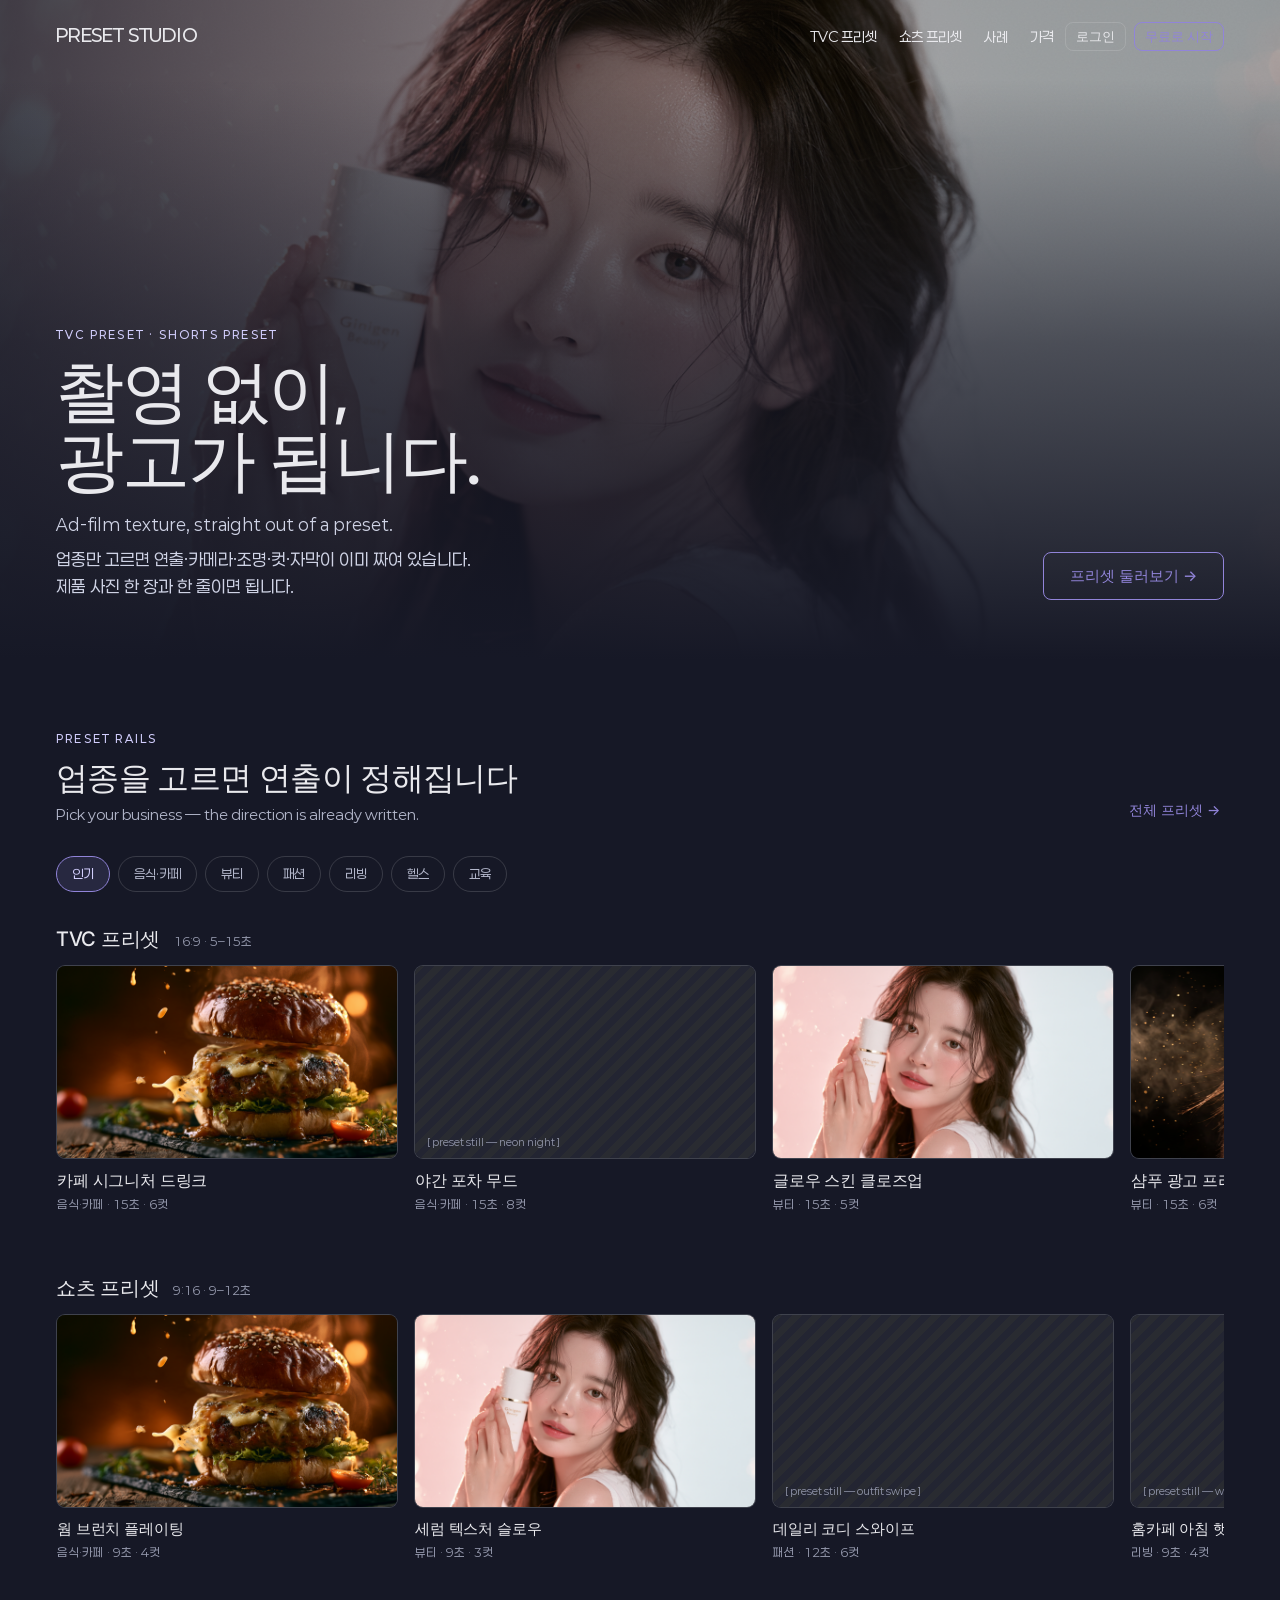
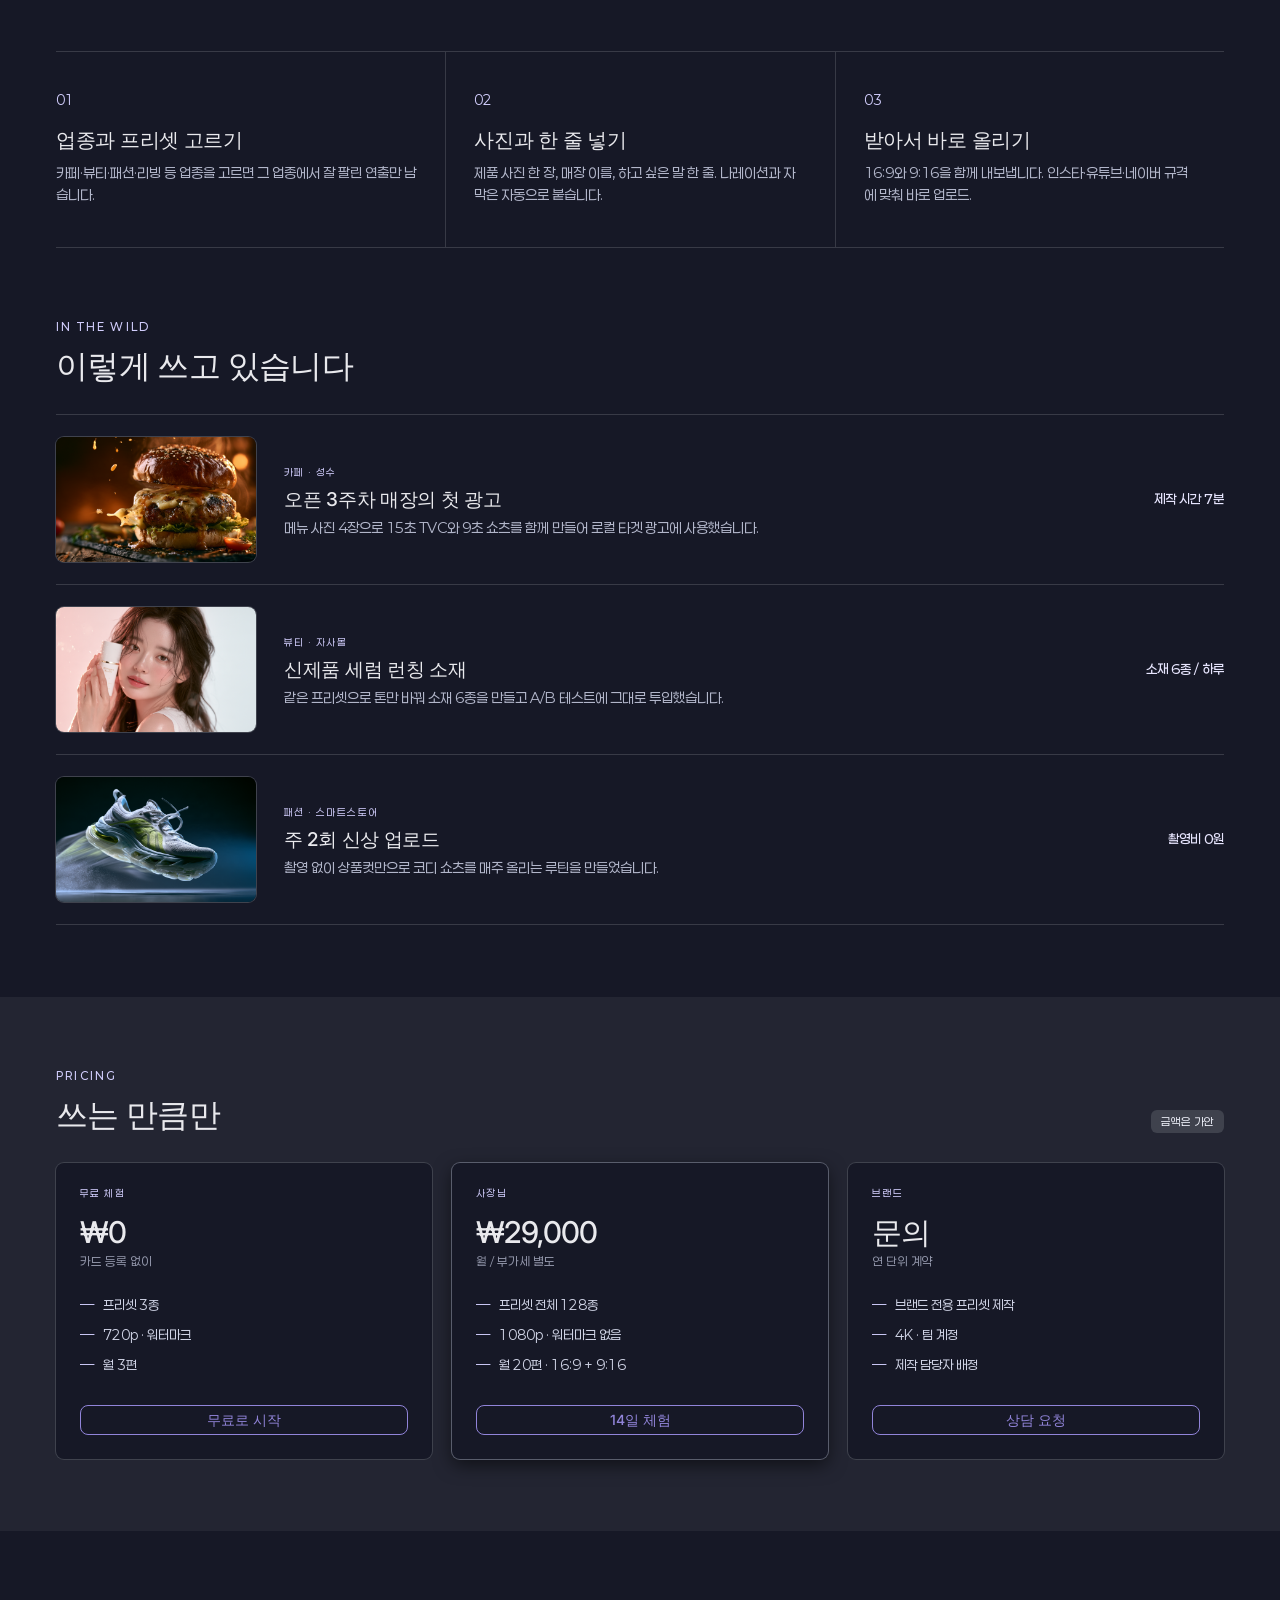
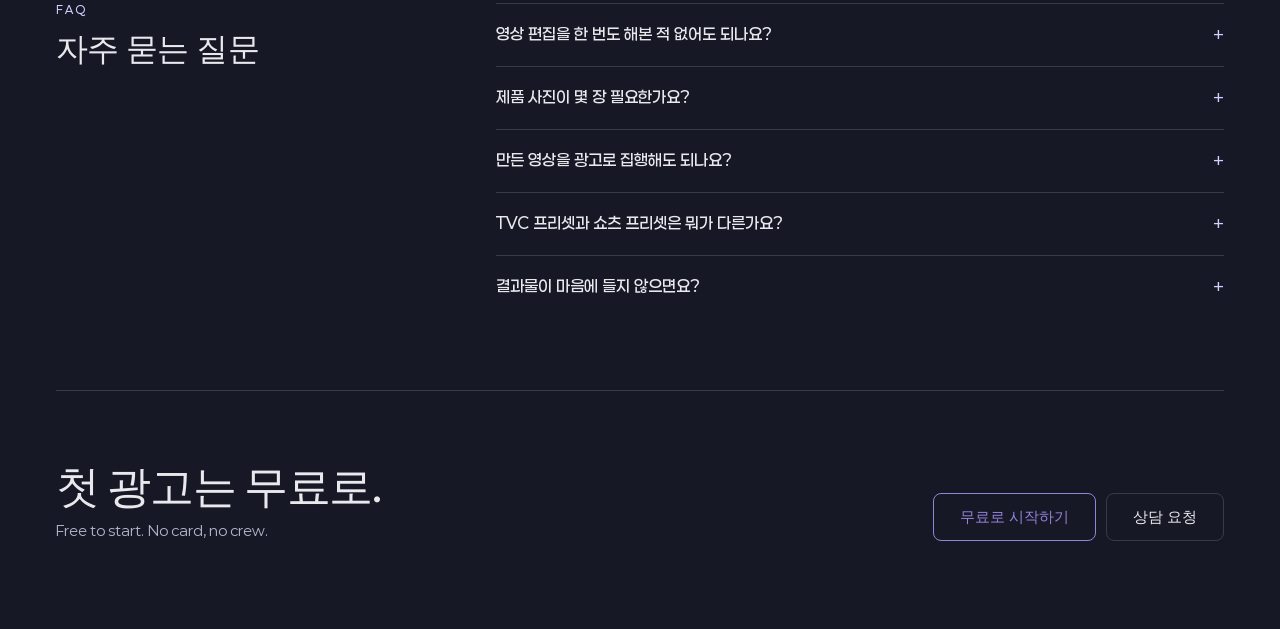
<file: index.html>
﻿<!doctype html>
<html lang="ko">
<head>
  <meta charset="utf-8" />
  <meta name="viewport" content="width=device-width,initial-scale=1" />
  <meta name="description" content="제품 사진 한 장으로 TVC와 쇼츠 광고를 만드는 AI 영상 프리셋 스튜디오" />
  <title>PRESET STUDIO — 촬영 없이, 광고가 됩니다</title>
  <link rel="stylesheet" href="./styles/nocturne.css" />
  <link rel="stylesheet" href="./styles/landing.css" />
  <link rel="stylesheet" href="./styles/workflow.css" />
</head>
<body>
  <header class="home-nav">
    <a class="home-brand" href="#top">PRESET STUDIO</a>
    <nav aria-label="주요 메뉴">
      <a href="#tvc">TVC 프리셋</a><a href="#shorts">쇼츠 프리셋</a><a href="#cases">사례</a><a href="#pricing">가격</a>
    </nav>
    <div class="home-actions"><a class="btn btn-secondary" href="#">로그인</a><button class="btn btn-primary js-open-builder" type="button">무료로 시작</button></div>
  </header>

  <main id="top">
    <section class="hero">
      <img src="./assets/tvc-presets/beauty/luminous-serum.png" alt="" />
      <div class="hero-scrim"></div>
      <div class="hero-copy">
        <p class="kicker">TVC PRESET · SHORTS PRESET</p>
        <h1>촬영 없이,<br />광고가 됩니다.</h1>
        <p class="english">Ad-film texture, straight out of a preset.</p>
        <p class="hero-body">업종만 고르면 연출·카메라·조명·컷·자막이 이미 짜여 있습니다. 제품 사진 한 장과 한 줄이면 됩니다.</p>
      </div>
      <div class="hero-cta"><a class="btn btn-primary" href="#presets">프리셋 둘러보기 →</a></div>
    </section>

    <section class="content-section preset-section" id="presets">
      <div class="section-head">
        <div><p class="kicker">PRESET RAILS</p><h2>업종을 고르면 연출이 정해집니다</h2><p class="english">Pick your business — the direction is already written.</p></div>
        <a class="btn btn-ghost" href="#tvc">전체 프리셋 →</a>
      </div>
      <div class="industry-chips" id="industryChips" aria-label="업종 필터"></div>
      <div class="rail-block" id="tvc"><div class="rail-title"><h3>TVC 프리셋</h3><span>16:9 · 5–15초</span></div><div class="preset-rail" id="tvcRail"></div></div>
      <div class="rail-block" id="shorts"><div class="rail-title"><h3>쇼츠 프리셋</h3><span>9:16 · 9–12초</span></div><div class="preset-rail shorts" id="shortsRail"></div></div>
    </section>

    <section class="steps" aria-label="사용 방법">
      <article><span>01</span><h3>업종과 프리셋 고르기</h3><p>카페·뷰티·패션·리빙 등 업종을 고르면 그 업종에서 잘 팔린 연출만 남습니다.</p></article>
      <article><span>02</span><h3>사진과 한 줄 넣기</h3><p>제품 사진 한 장, 매장 이름, 하고 싶은 말 한 줄. 나레이션과 자막은 자동으로 붙습니다.</p></article>
      <article><span>03</span><h3>받아서 바로 올리기</h3><p>16:9와 9:16을 함께 내보냅니다. 인스타·유튜브·네이버 규격에 맞춰 바로 업로드.</p></article>
    </section>

    <section class="content-section" id="cases">
      <div class="section-head"><div><p class="kicker">IN THE WILD</p><h2>이렇게 쓰고 있습니다</h2></div></div>
      <div id="caseList" class="case-list"></div>
    </section>

    <section class="pricing" id="pricing">
      <div class="section-head"><div><p class="kicker">PRICING</p><h2>쓰는 만큼만</h2></div><span class="tag tag-neutral">금액은 가안</span></div>
      <div id="planGrid" class="plan-grid"></div>
    </section>

    <section class="content-section faq-section">
      <div><p class="kicker">FAQ</p><h2>자주 묻는 질문</h2></div>
      <div id="faqList" class="faq-list"></div>
    </section>

    <section class="bottom-cta">
      <div><h2>첫 광고는 무료로.</h2><p class="english">Free to start. No card, no crew.</p></div>
      <div><button class="btn btn-primary js-open-builder" type="button">무료로 시작하기</button><a class="btn btn-secondary" href="mailto:contact@example.com">상담 요청</a></div>
    </section>
  </main>
  <div class="builder-shell" id="builderShell" hidden>
    <button class="builder-backdrop" type="button" aria-label="제작창 닫기"></button>
    <section class="builder-modal" role="dialog" aria-modal="true" aria-labelledby="builderTitle">
      <div class="builder-preview">
        <div class="builder-media-frame">
          <img id="builderPreviewImage" src="./assets/tvc-presets/beauty/luminous-serum.png" alt="선택한 프리셋 미리보기" />
          <video id="builderPreviewVideo" controls muted loop playsinline hidden aria-label="선택한 프리셋 영상 미리보기"></video>
        </div>
        <div class="preview-vignette"></div>
        <div class="preview-label"><span>16:9 PREVIEW</span><strong id="previewStyleName">변경하지 않음</strong></div>
      </div>
      <form class="builder-panel" id="builderForm">
        <header class="builder-header"><div><p>START TVC STUDIO · V3</p><h2 id="builderTitle">광고 영상 만들기</h2></div><button class="builder-close" type="button" aria-label="제작창 닫기">×</button></header>
        <div class="builder-scroll">
          <section class="builder-field">
            <div class="field-title"><div><b>01</b><h3>제품 이미지 업로드</h3><em>선택 가능 · 최대 5장</em></div><span id="productCount">0/5</span></div>
            <label class="upload-zone" for="productImages"><span class="upload-icon">＋</span><strong>제품 사진 추가</strong><small>여러 각도의 사진을 올리면 결과가 더 정확해집니다. 이미지 없이도 진행할 수 있습니다.</small></label>
            <input id="productImages" type="file" accept="image/*" multiple hidden /><div class="upload-previews" id="productPreviews"></div>
          </section>
          <section class="builder-field">
            <div class="field-title"><div><b>02</b><h3>모델 선택</h3><em>선택 가능</em></div><button class="field-action" id="openModels" type="button">모델 고르기 →</button></div>
            <div class="selection-summary" id="modelSummary">썸네일 모델을 사용합니다.</div>
            <div class="upload-previews" id="modelPreview"></div>
          </section>
          <section class="builder-field">
            <div class="field-title"><div><b>03</b><h3>영상 비율</h3></div></div>
            <div class="choice-row ratio-row">
              <label><input type="radio" name="ratio" value="16:9" checked /><span><i class="ratio-icon landscape"></i><strong>가로</strong><small>16:9 · TVC</small></span></label>
              <label><input type="radio" name="ratio" value="9:16" /><span><i class="ratio-icon portrait"></i><strong>세로</strong><small>9:16 · 쇼츠</small></span></label>
            </div>
          </section>
          <section class="builder-field">
            <div class="field-title"><div><b>04</b><h3>영상 길이</h3><em>5–15초</em></div></div>
            <label class="duration-select" for="videoDuration"><select id="videoDuration" aria-label="영상 길이">
              <option value="5">5초</option><option value="6">6초</option><option value="7">7초</option><option value="8">8초</option><option value="9">9초</option><option value="10" selected>10초</option><option value="11">11초</option><option value="12">12초</option><option value="13">13초</option><option value="14">14초</option><option value="15">15초</option>
            </select><span>초 단위로 선택</span></label>
          </section>
          <section class="builder-field">
            <div class="field-title"><div><b>05</b><h3>나레이션</h3><em>선택 가능</em></div></div>
            <label class="link-input"><span>↗</span><input type="url" id="productUrl" placeholder="제품 홈페이지 또는 상세페이지 링크 붙여넣기" /></label>
            <p class="field-help">제품 정보를 참고해 영상에 어울리는 설명을 구성합니다.</p>
          </section>
          <section class="builder-field">
            <div class="field-title"><div><b>06</b><h3>영상 스타일</h3><em>1개 선택</em></div></div>
            <div class="style-grid">
              <label><input type="radio" name="videoStyle" value="변경하지 않음" checked /><span><img src="./assets/tvc-presets/beauty/luminous-serum.png" alt="" /><strong>변경하지 않음</strong><small>선택한 프리셋 유지</small></span></label>
              <label><input type="radio" name="videoStyle" value="로맨틱 스타일" /><span><img src="./assets/tvc-presets/food/fresh-table.png" alt="" /><strong>로맨틱</strong><small>부드러운 빛과 감성</small></span></label>
              <label><input type="radio" name="videoStyle" value="코믹 스타일" /><span><img src="./assets/tvc-presets/product/tech-reveal.png" alt="" /><strong>코믹</strong><small>경쾌한 템포와 반전</small></span></label>
            </div>
          </section>
          <section class="builder-field">
            <div class="field-title"><div><b>07</b><h3>로고 삽입</h3><em>선택 가능</em></div><span id="logoName">미선택</span></div>
            <label class="logo-upload" for="logoImage"><span>＋</span>로고 파일 선택<small>PNG, JPG, WEBP</small></label><input id="logoImage" type="file" accept="image/png,image/jpeg,image/webp" hidden />
            <div class="upload-previews" id="logoPreview"></div>
          </section>
          <section class="builder-field">
            <div class="field-title"><div><b>08</b><h3>프롬프트</h3></div><button class="prompt-expand-toggle" id="promptExpansionToggle" type="button" aria-pressed="true"><span>ON</span> AI 확장 켜짐</button></div>
            <label class="prompt-input" for="videoPrompt"><textarea id="videoPrompt" rows="4" aria-label="영상 제작 프롬프트" placeholder="업로드한 제품으로 TVC 광고 영상을 고급스럽게 만들어줘."></textarea></label>
            <p class="field-help">짧고 쉽게 적어도 AI가 영상 생성에 필요한 장면·카메라·조명 지침으로 확장합니다.</p>
          </section>
        </div>
        <footer class="builder-footer"><button class="btn btn-primary" type="submit">영상 만들기 <span>→</span></button></footer>
      </form>
    </section>
  </div>
  <div class="model-shell" id="modelShell" hidden>
    <button class="model-backdrop" type="button" aria-label="모델 선택 닫기"></button>
    <section class="model-picker" role="dialog" aria-modal="true" aria-labelledby="modelTitle">
      <header><div><p>CAST LIBRARY</p><h2 id="modelTitle">출연 모델 선택</h2></div><button type="button" class="model-close" aria-label="모델 선택 닫기">×</button></header>
      <div class="gender-tabs" role="tablist"><button type="button" role="tab" aria-selected="true" data-gender="female">여성</button><button type="button" role="tab" aria-selected="false" data-gender="male">남성</button></div>
      <div class="model-grid" id="modelGrid"></div>
      <footer><button type="button" class="btn btn-secondary" id="clearModel">썸네일 모델 사용</button><button type="button" class="btn btn-primary" id="confirmModel">선택 완료</button></footer>
    </section>
  </div>
  <div class="prompt-review-shell" id="promptReviewShell" hidden>
    <button class="prompt-review-backdrop" type="button" aria-label="확장 프롬프트 확인 닫기"></button>
    <section class="prompt-review-dialog" role="dialog" aria-modal="true" aria-labelledby="promptReviewTitle">
      <header><h2 id="promptReviewTitle">확장 결과 <small>테스트용</small></h2><button class="prompt-review-close" type="button" aria-label="확장 결과 닫기">×</button></header>
      <div class="prompt-review-body">
        <section class="expanded-prompt-section"><textarea id="expandedPromptText" rows="15" aria-label="AI가 확장한 영상 프롬프트" readonly></textarea></section>
        <section class="test-quality-section"><h3>화질 선택</h3><div class="choice-row quality-row">
          <label><input type="radio" name="reviewQuality" value="720p" checked /><span><strong>720p</strong><small>저화질 · 빠른 확인</small></span></label>
          <label><input type="radio" name="reviewQuality" value="1080p" /><span><strong>1080p</strong><small>고화질 · 최종 영상</small></span></label>
        </div></section>
        <p class="prompt-review-status" id="promptReviewStatus" role="status" aria-live="polite"></p>
        <div class="generation-result" id="generationResult" hidden><video id="generationResultVideo" controls playsinline></video><a id="generationResultLink" target="_blank" rel="noopener">완성 영상 열기 · 저장</a></div>
      </div>
      <footer><button class="btn btn-secondary" id="backToBuilder" type="button">닫기</button><button class="btn btn-primary" id="continueToGeneration" type="button" disabled>선택한 화질로 계속</button></footer>
    </section>
  </div>
  <div class="review-shell" id="reviewShell" hidden>
    <aside class="review-sidebar">
      <p class="review-brand">✣ AD 비디오 에이전트</p>
      <h2 id="reviewStageTitle">컨셉 검토 중</h2>
      <p id="reviewStageDescription">선택한 자료를 바탕으로 광고 컨셉을 준비했습니다.</p>
      <article class="review-summary">
        <img id="reviewSummaryImage" src="./assets/tvc-presets/beauty/luminous-serum.png" alt="선택한 프리셋" />
        <div><small>선택 프리셋</small><strong id="reviewPresetName">광고 프리셋</strong><span id="reviewPresetMeta">16:9 · 변경하지 않음</span></div>
      </article>
      <div class="review-progress-card"><div><span>✦ 현재 진행</span><strong id="reviewProgressText">컨셉 확인</strong></div><div class="review-progress-track"><span id="reviewProgressBar"></span></div></div>
    </aside>
    <section class="review-workspace" role="dialog" aria-modal="true" aria-labelledby="reviewStageTitle">
      <header class="review-header"><div><p>▤ 스토리보드 협의</p><span>대사, 나레이션, 전개와 엔딩까지 검토한 뒤 영상 생성을 시작합니다.</span></div><button class="review-close" type="button" aria-label="스토리보드 검토 닫기">×</button></header>
      <div class="review-chat" id="reviewChat" aria-live="polite"></div>
      <form class="review-composer" id="reviewComposer"><textarea id="reviewMessage" rows="3" placeholder="예: 제품을 더 빨리 보여줘 / 엔딩 문구를 바꿔줘"></textarea><div><small>요청을 보내면 현재 컨셉 또는 스토리보드에 반영됩니다.</small><button type="submit">보내기 ↗</button></div></form>
    </section>
  </div>
  <div class="generation-shell" id="generationShell" hidden>
    <button class="generation-backdrop" type="button" aria-label="영상 생성 확인 닫기"></button>
    <section class="generation-dialog" role="alertdialog" aria-modal="true" aria-labelledby="generationTitle">
      <p>✣ 시작 전 확인</p><h2 id="generationTitle">영상 생성을 시작할까요?</h2>
      <p class="generation-intro">입력한 설정과 프롬프트로 영상 생성을 시작하면 AI 작업이 바로 진행됩니다. 시작 후에는 중간 중지나 비용 취소가 어려울 수 있습니다.</p>
      <div class="generation-cost"><div><strong id="generationQuality">720P 저화질 영상 생성</strong><span>대략 5–10분 정도 소요됩니다</span></div><div class="generation-warning">AI 영상은 확률적으로 생성되어 프리셋·제품·모델 이미지를 동일하게 사용해도 인물, 손, 글자, 제품 형태, 움직임이 예상과 다르게 나올 수 있습니다. 이는 환불 사유가 아니며 필요하면 재생성 또는 편집으로 보정해야 합니다.</div><b>WaveSpeed 실제 사용료가 발생합니다.</b></div>
      <footer><button class="btn btn-secondary" id="cancelGeneration" type="button">아니요</button><button class="btn btn-primary" id="confirmGeneration" type="button">동의하고 시작 <small>유료 API</small></button></footer>
    </section>
  </div>  <script type="module" src="./src/landing.js"></script>
</body>
</html>
</file>
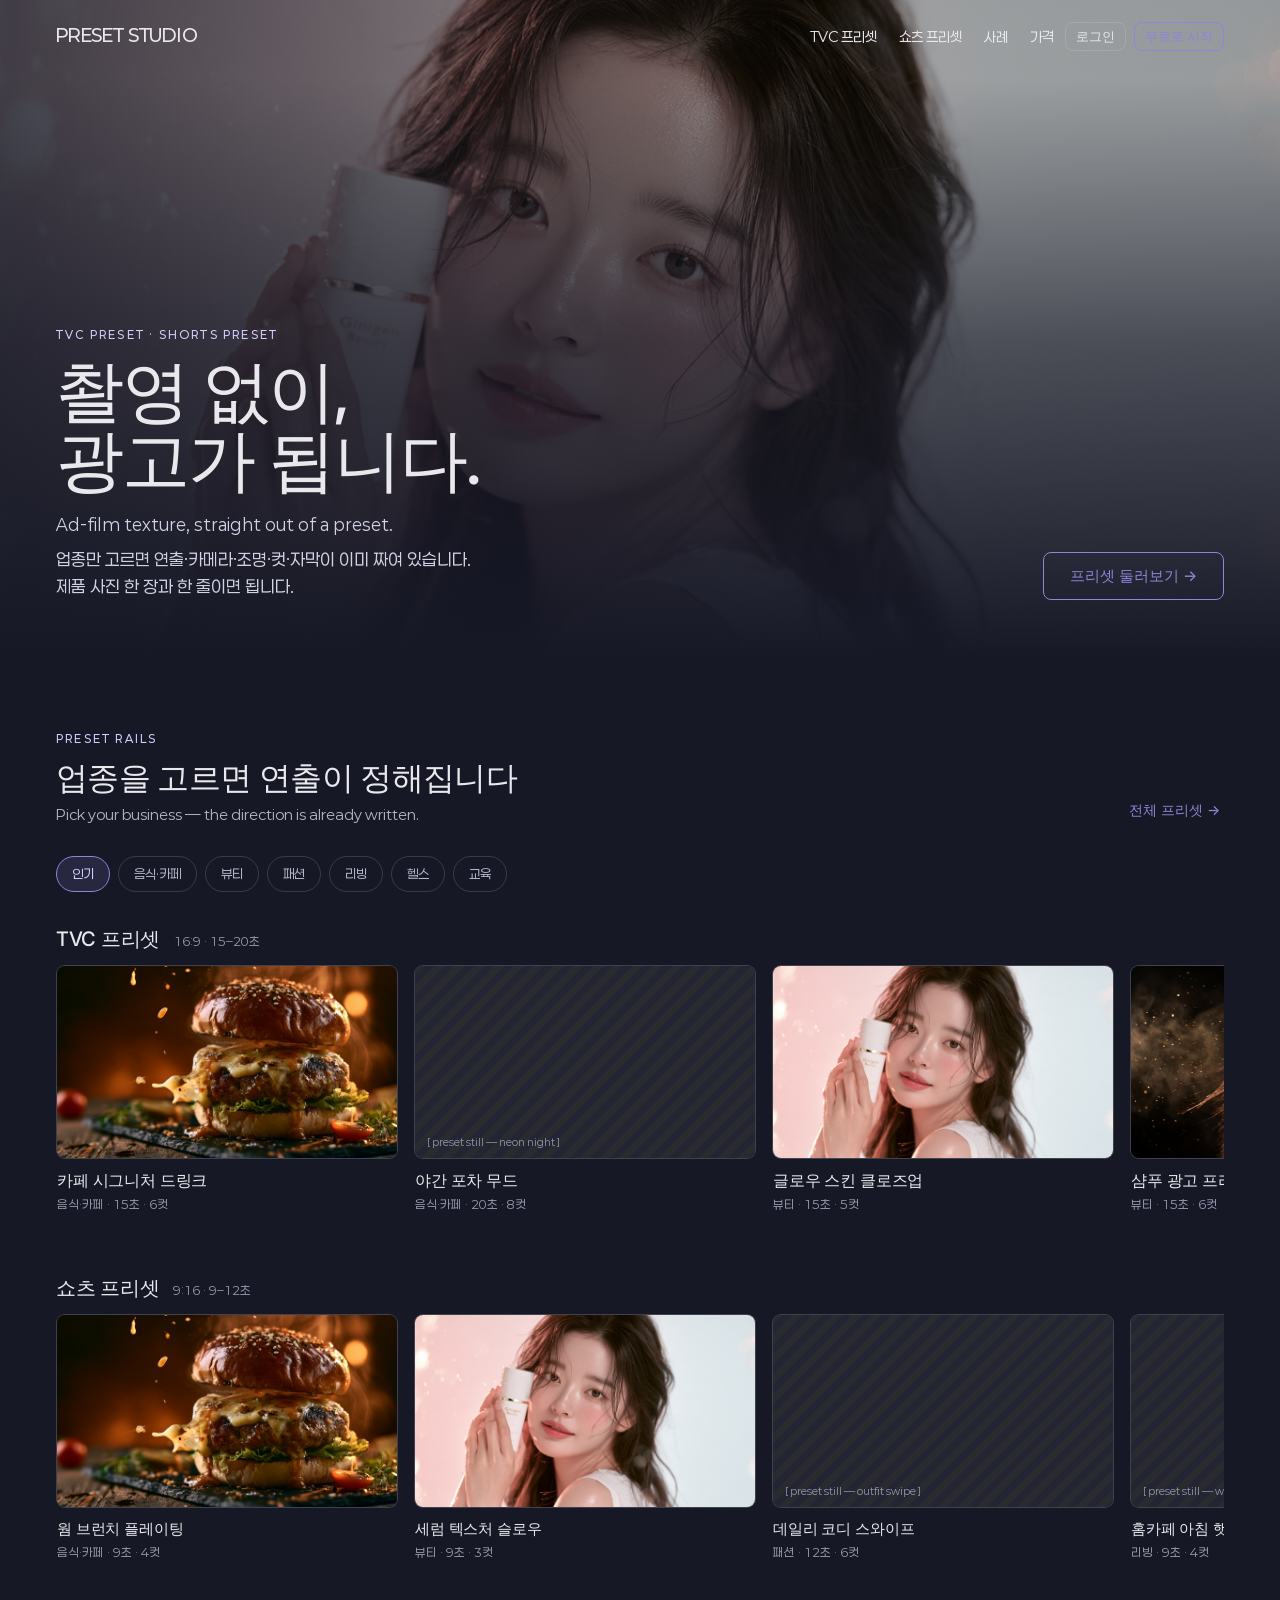
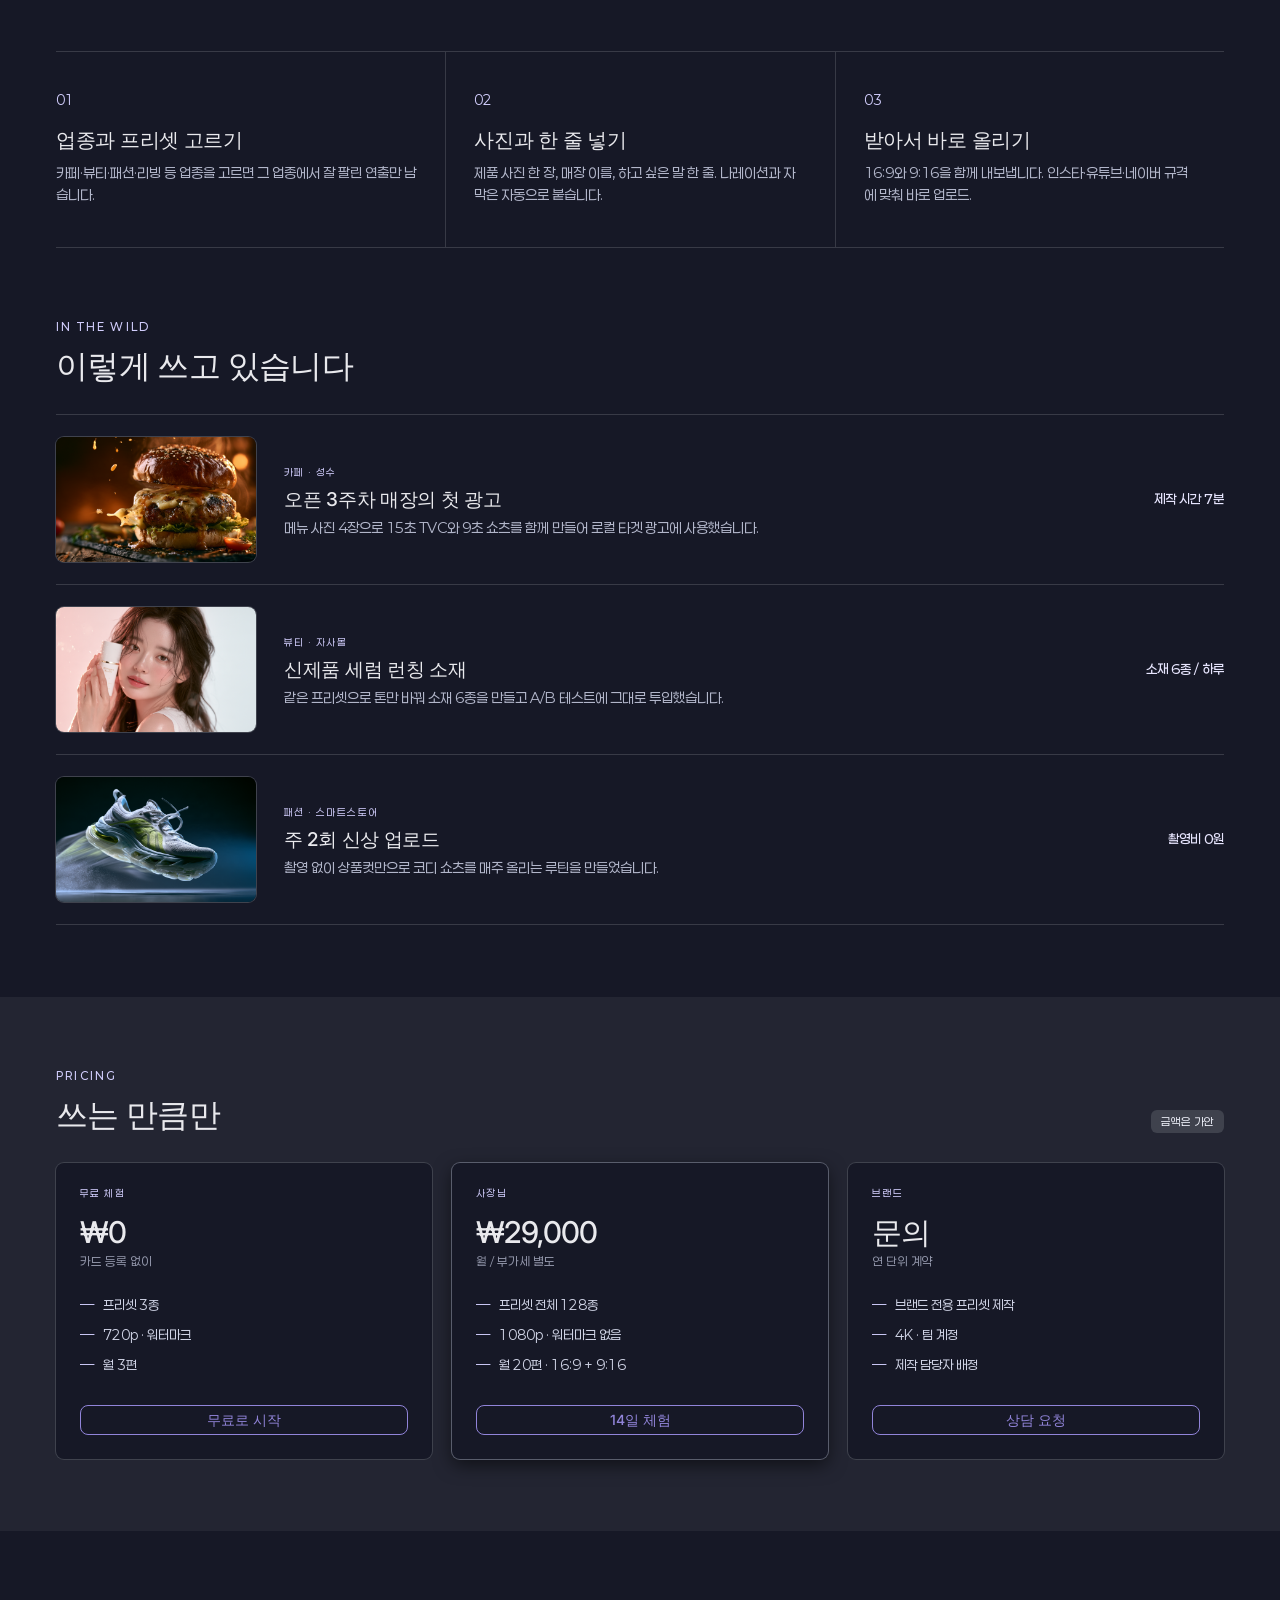
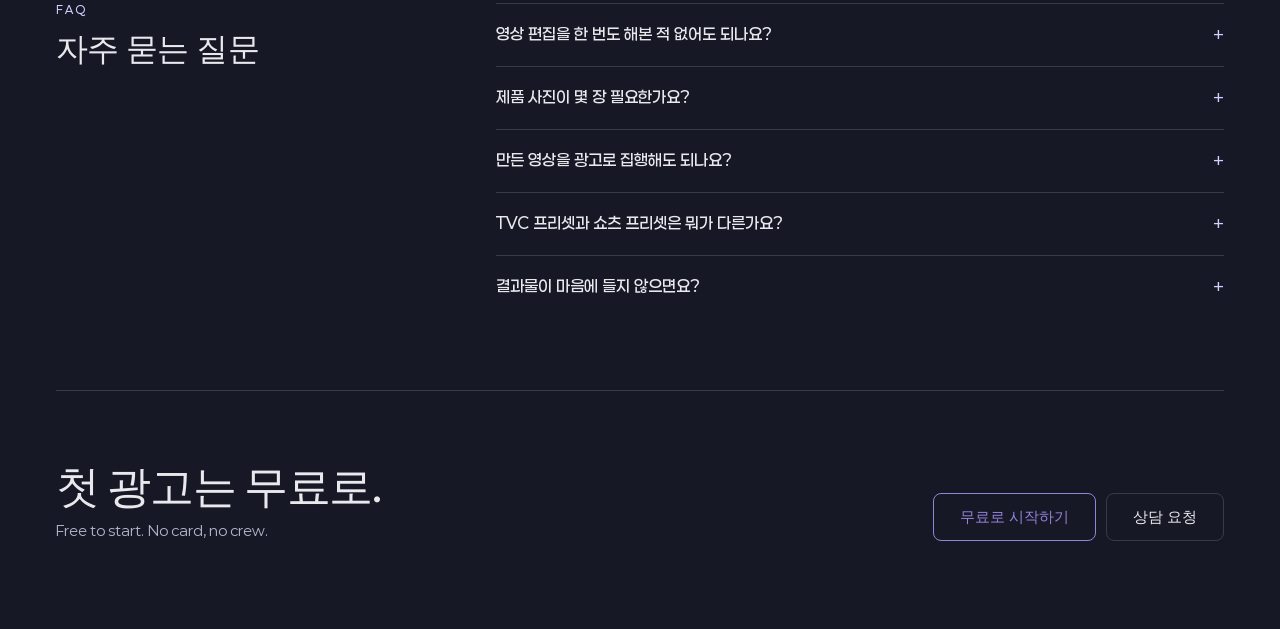
<file: versions/v2/index.html>
﻿<!doctype html>
<html lang="ko">
<head>
  <meta charset="utf-8" />
  <meta name="viewport" content="width=device-width,initial-scale=1" />
  <meta name="description" content="제품 사진 한 장으로 TVC와 쇼츠 광고를 만드는 AI 영상 프리셋 스튜디오" />
  <title>PRESET STUDIO — 촬영 없이, 광고가 됩니다</title>
  <link rel="stylesheet" href="./styles/nocturne.css" />
  <link rel="stylesheet" href="./styles/landing.css" />
  <link rel="stylesheet" href="./styles/workflow.css" />
</head>
<body>
  <header class="home-nav">
    <a class="home-brand" href="#top">PRESET STUDIO</a>
    <nav aria-label="주요 메뉴">
      <a href="#tvc">TVC 프리셋</a><a href="#shorts">쇼츠 프리셋</a><a href="#cases">사례</a><a href="#pricing">가격</a>
    </nav>
    <div class="home-actions"><a class="btn btn-secondary" href="#">로그인</a><button class="btn btn-primary js-open-builder" type="button">무료로 시작</button></div>
  </header>

  <main id="top">
    <section class="hero">
      <img src="./assets/tvc-presets/beauty/luminous-serum.png" alt="" />
      <div class="hero-scrim"></div>
      <div class="hero-copy">
        <p class="kicker">TVC PRESET · SHORTS PRESET</p>
        <h1>촬영 없이,<br />광고가 됩니다.</h1>
        <p class="english">Ad-film texture, straight out of a preset.</p>
        <p class="hero-body">업종만 고르면 연출·카메라·조명·컷·자막이 이미 짜여 있습니다. 제품 사진 한 장과 한 줄이면 됩니다.</p>
      </div>
      <div class="hero-cta"><a class="btn btn-primary" href="#presets">프리셋 둘러보기 →</a></div>
    </section>

    <section class="content-section preset-section" id="presets">
      <div class="section-head">
        <div><p class="kicker">PRESET RAILS</p><h2>업종을 고르면 연출이 정해집니다</h2><p class="english">Pick your business — the direction is already written.</p></div>
        <a class="btn btn-ghost" href="#tvc">전체 프리셋 →</a>
      </div>
      <div class="industry-chips" id="industryChips" aria-label="업종 필터"></div>
      <div class="rail-block" id="tvc"><div class="rail-title"><h3>TVC 프리셋</h3><span>16:9 · 15–20초</span></div><div class="preset-rail" id="tvcRail"></div></div>
      <div class="rail-block" id="shorts"><div class="rail-title"><h3>쇼츠 프리셋</h3><span>9:16 · 9–12초</span></div><div class="preset-rail shorts" id="shortsRail"></div></div>
    </section>

    <section class="steps" aria-label="사용 방법">
      <article><span>01</span><h3>업종과 프리셋 고르기</h3><p>카페·뷰티·패션·리빙 등 업종을 고르면 그 업종에서 잘 팔린 연출만 남습니다.</p></article>
      <article><span>02</span><h3>사진과 한 줄 넣기</h3><p>제품 사진 한 장, 매장 이름, 하고 싶은 말 한 줄. 나레이션과 자막은 자동으로 붙습니다.</p></article>
      <article><span>03</span><h3>받아서 바로 올리기</h3><p>16:9와 9:16을 함께 내보냅니다. 인스타·유튜브·네이버 규격에 맞춰 바로 업로드.</p></article>
    </section>

    <section class="content-section" id="cases">
      <div class="section-head"><div><p class="kicker">IN THE WILD</p><h2>이렇게 쓰고 있습니다</h2></div></div>
      <div id="caseList" class="case-list"></div>
    </section>

    <section class="pricing" id="pricing">
      <div class="section-head"><div><p class="kicker">PRICING</p><h2>쓰는 만큼만</h2></div><span class="tag tag-neutral">금액은 가안</span></div>
      <div id="planGrid" class="plan-grid"></div>
    </section>

    <section class="content-section faq-section">
      <div><p class="kicker">FAQ</p><h2>자주 묻는 질문</h2></div>
      <div id="faqList" class="faq-list"></div>
    </section>

    <section class="bottom-cta">
      <div><h2>첫 광고는 무료로.</h2><p class="english">Free to start. No card, no crew.</p></div>
      <div><button class="btn btn-primary js-open-builder" type="button">무료로 시작하기</button><a class="btn btn-secondary" href="mailto:contact@example.com">상담 요청</a></div>
    </section>
  </main>
  <div class="builder-shell" id="builderShell" hidden>
    <button class="builder-backdrop" type="button" aria-label="제작창 닫기"></button>
    <section class="builder-modal" role="dialog" aria-modal="true" aria-labelledby="builderTitle">
      <ol class="workflow-line" aria-label="광고 제작 진행 단계">
        <li aria-current="step"><b>01</b><span>정보 입력</span></li>
        <li><b>02</b><span>컨셉 검토</span></li>
        <li><b>03</b><span>스토리보드 검토</span></li>
      </ol>
      <div class="builder-preview">
        <div class="builder-media-frame">
          <img id="builderPreviewImage" src="./assets/tvc-presets/beauty/luminous-serum.png" alt="선택한 프리셋 미리보기" />
          <video id="builderPreviewVideo" controls muted loop playsinline hidden aria-label="선택한 프리셋 영상 미리보기"></video>
        </div>
        <div class="preview-vignette"></div>
        <div class="preview-label"><span>16:9 PREVIEW</span><strong id="previewStyleName">변경하지 않음</strong></div>
      </div>
      <form class="builder-panel" id="builderForm">
        <header class="builder-header"><div><p>START TVC STUDIO · V2</p><h2 id="builderTitle">광고 영상 만들기</h2></div><button class="builder-close" type="button" aria-label="제작창 닫기">×</button></header>
        <div class="builder-progress"><span></span><span></span><span></span></div>
        <div class="builder-scroll">
          <section class="builder-field">
            <div class="field-title"><div><b>01</b><h3>제품 이미지 업로드</h3><em>선택 가능 · 최대 5장</em></div><span id="productCount">0/5</span></div>
            <label class="upload-zone" for="productImages"><span class="upload-icon">＋</span><strong>제품 사진 추가</strong><small>여러 각도의 사진을 올리면 결과가 더 정확해집니다. 이미지 없이도 진행할 수 있습니다.</small></label>
            <input id="productImages" type="file" accept="image/*" multiple hidden /><div class="upload-previews" id="productPreviews"></div>
          </section>
          <section class="builder-field">
            <div class="field-title"><div><b>02</b><h3>모델 선택</h3><em>선택 가능</em></div><button class="field-action" id="openModels" type="button">모델 고르기 →</button></div>
            <div class="selection-summary" id="modelSummary">썸네일 모델을 사용합니다.</div>
            <div class="upload-previews" id="modelPreview"></div>
          </section>
          <section class="builder-field">
            <div class="field-title"><div><b>03</b><h3>영상 비율</h3></div></div>
            <div class="choice-row ratio-row">
              <label><input type="radio" name="ratio" value="16:9" checked /><span><i class="ratio-icon landscape"></i><strong>가로</strong><small>16:9 · TVC</small></span></label>
              <label><input type="radio" name="ratio" value="9:16" /><span><i class="ratio-icon portrait"></i><strong>세로</strong><small>9:16 · 쇼츠</small></span></label>
            </div>
          </section>
          <section class="builder-field">
            <div class="field-title"><div><b>04</b><h3>나레이션</h3><em>선택 가능</em></div></div>
            <label class="link-input"><span>↗</span><input type="url" id="productUrl" placeholder="제품 홈페이지 또는 상세페이지 링크 붙여넣기" /></label>
            <p class="field-help">제품 정보를 참고해 영상에 어울리는 설명을 구성합니다.</p>
          </section>
          <section class="builder-field">
            <div class="field-title"><div><b>05</b><h3>영상 스타일</h3><em>1개 선택</em></div></div>
            <div class="style-grid">
              <label><input type="radio" name="videoStyle" value="변경하지 않음" checked /><span><img src="./assets/tvc-presets/beauty/luminous-serum.png" alt="" /><strong>변경하지 않음</strong><small>선택한 프리셋 유지</small></span></label>
              <label><input type="radio" name="videoStyle" value="로맨틱 스타일" /><span><img src="./assets/tvc-presets/food/fresh-table.png" alt="" /><strong>로맨틱</strong><small>부드러운 빛과 감성</small></span></label>
              <label><input type="radio" name="videoStyle" value="코믹 스타일" /><span><img src="./assets/tvc-presets/product/tech-reveal.png" alt="" /><strong>코믹</strong><small>경쾌한 템포와 반전</small></span></label>
            </div>
          </section>
          <section class="builder-field">
            <div class="field-title"><div><b>06</b><h3>로고 삽입</h3><em>선택 가능</em></div><span id="logoName">미선택</span></div>
            <label class="logo-upload" for="logoImage"><span>＋</span>로고 파일 선택<small>PNG, JPG, WEBP</small></label><input id="logoImage" type="file" accept="image/png,image/jpeg,image/webp" hidden />
            <div class="upload-previews" id="logoPreview"></div>
          </section>
        </div>
        <footer class="builder-footer"><button class="btn btn-primary" type="submit">장면 구성하기 <span>→</span></button></footer>
      </form>
    </section>
  </div>
  <div class="model-shell" id="modelShell" hidden>
    <button class="model-backdrop" type="button" aria-label="모델 선택 닫기"></button>
    <section class="model-picker" role="dialog" aria-modal="true" aria-labelledby="modelTitle">
      <header><div><p>CAST LIBRARY</p><h2 id="modelTitle">출연 모델 선택</h2></div><button type="button" class="model-close" aria-label="모델 선택 닫기">×</button></header>
      <div class="gender-tabs" role="tablist"><button type="button" role="tab" aria-selected="true" data-gender="female">여성</button><button type="button" role="tab" aria-selected="false" data-gender="male">남성</button></div>
      <div class="model-grid" id="modelGrid"></div>
      <footer><button type="button" class="btn btn-secondary" id="clearModel">썸네일 모델 사용</button><button type="button" class="btn btn-primary" id="confirmModel">선택 완료</button></footer>
    </section>
  </div>
  <div class="review-shell" id="reviewShell" hidden>
    <aside class="review-sidebar">
      <p class="review-brand">✣ AD 비디오 에이전트</p>
      <h2 id="reviewStageTitle">컨셉 검토 중</h2>
      <p id="reviewStageDescription">선택한 자료를 바탕으로 광고 컨셉을 준비했습니다.</p>
      <article class="review-summary">
        <img id="reviewSummaryImage" src="./assets/tvc-presets/beauty/luminous-serum.png" alt="선택한 프리셋" />
        <div><small>선택 프리셋</small><strong id="reviewPresetName">광고 프리셋</strong><span id="reviewPresetMeta">16:9 · 변경하지 않음</span></div>
      </article>
      <div class="review-progress-card"><div><span>✦ 현재 진행</span><strong id="reviewProgressText">컨셉 확인</strong></div><div class="review-progress-track"><span id="reviewProgressBar"></span></div></div>
    </aside>
    <section class="review-workspace" role="dialog" aria-modal="true" aria-labelledby="reviewStageTitle">
      <header class="review-header"><div><p>▤ 스토리보드 협의</p><span>대사, 나레이션, 전개와 엔딩까지 검토한 뒤 영상 생성을 시작합니다.</span></div><button class="review-close" type="button" aria-label="스토리보드 검토 닫기">×</button></header>
      <div class="review-chat" id="reviewChat" aria-live="polite"></div>
      <form class="review-composer" id="reviewComposer"><textarea id="reviewMessage" rows="3" placeholder="예: 제품을 더 빨리 보여줘 / 엔딩 문구를 바꿔줘"></textarea><div><small>요청을 보내면 현재 컨셉 또는 스토리보드에 반영됩니다.</small><button type="submit">보내기 ↗</button></div></form>
    </section>
  </div>
  <div class="generation-shell" id="generationShell" hidden>
    <button class="generation-backdrop" type="button" aria-label="영상 생성 확인 닫기"></button>
    <section class="generation-dialog" role="alertdialog" aria-modal="true" aria-labelledby="generationTitle">
      <p>✣ 시작 전 확인</p><h2 id="generationTitle">영상 생성을 시작할까요?</h2>
      <p class="generation-intro">확정된 스토리보드로 영상 생성을 시작하면 AI 작업이 바로 진행됩니다. 시작 후에는 중간 중지나 비용 취소가 어려울 수 있습니다.</p>
      <div class="generation-cost"><div><strong>720P 영상 생성</strong><span>대략 5–10분 정도 소요됩니다</span></div><div class="generation-warning">AI 영상은 확률적으로 생성되어 프리셋·제품·모델 이미지를 동일하게 사용해도 인물, 손, 글자, 제품 형태, 움직임이 예상과 다르게 나올 수 있습니다. 이는 환불 사유가 아니며 필요하면 재생성 또는 편집으로 보정해야 합니다.</div><b>50.4크레딧</b></div>
      <footer><button class="btn btn-secondary" id="cancelGeneration" type="button">아니요</button><button class="btn btn-primary" id="confirmGeneration" type="button">동의하고 시작 <small>50.4 크레딧</small></button></footer>
    </section>
  </div>  <script type="module" src="./src/landing.js"></script>
</body>
</html>
</file>
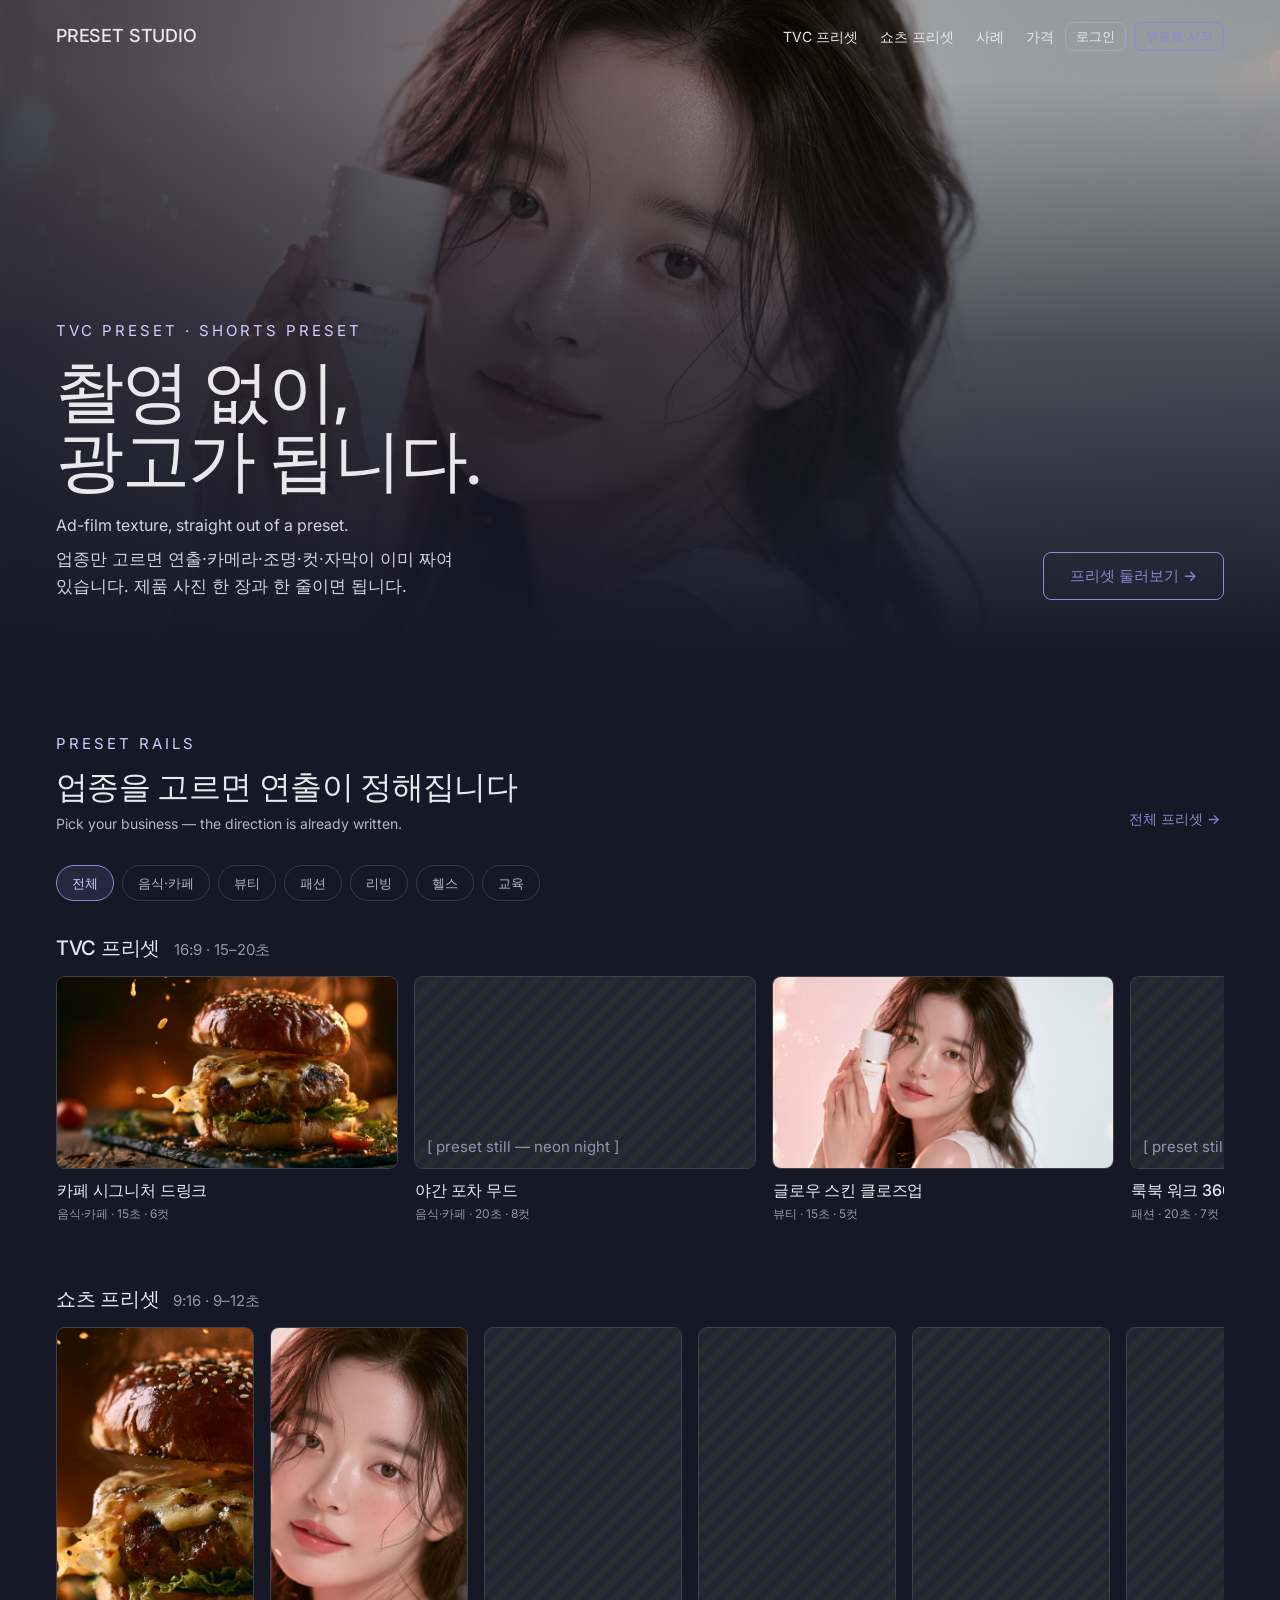
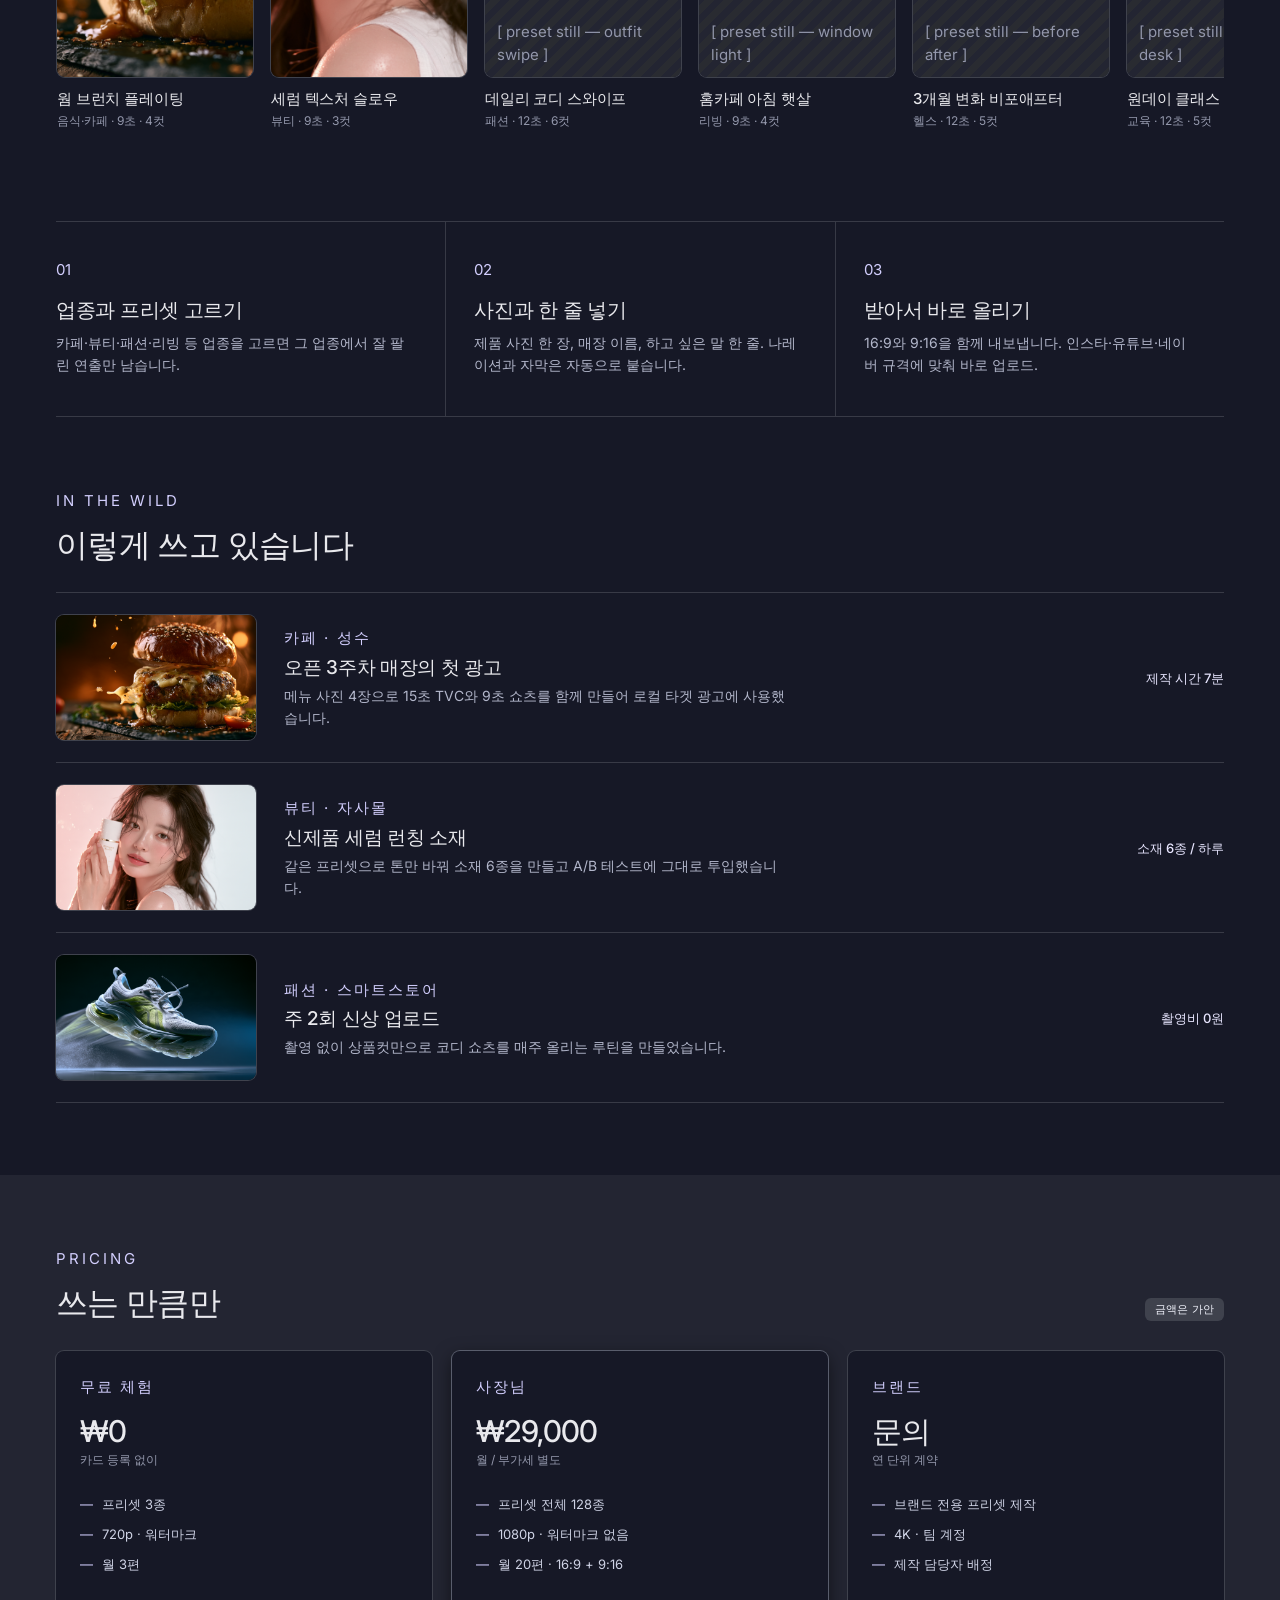
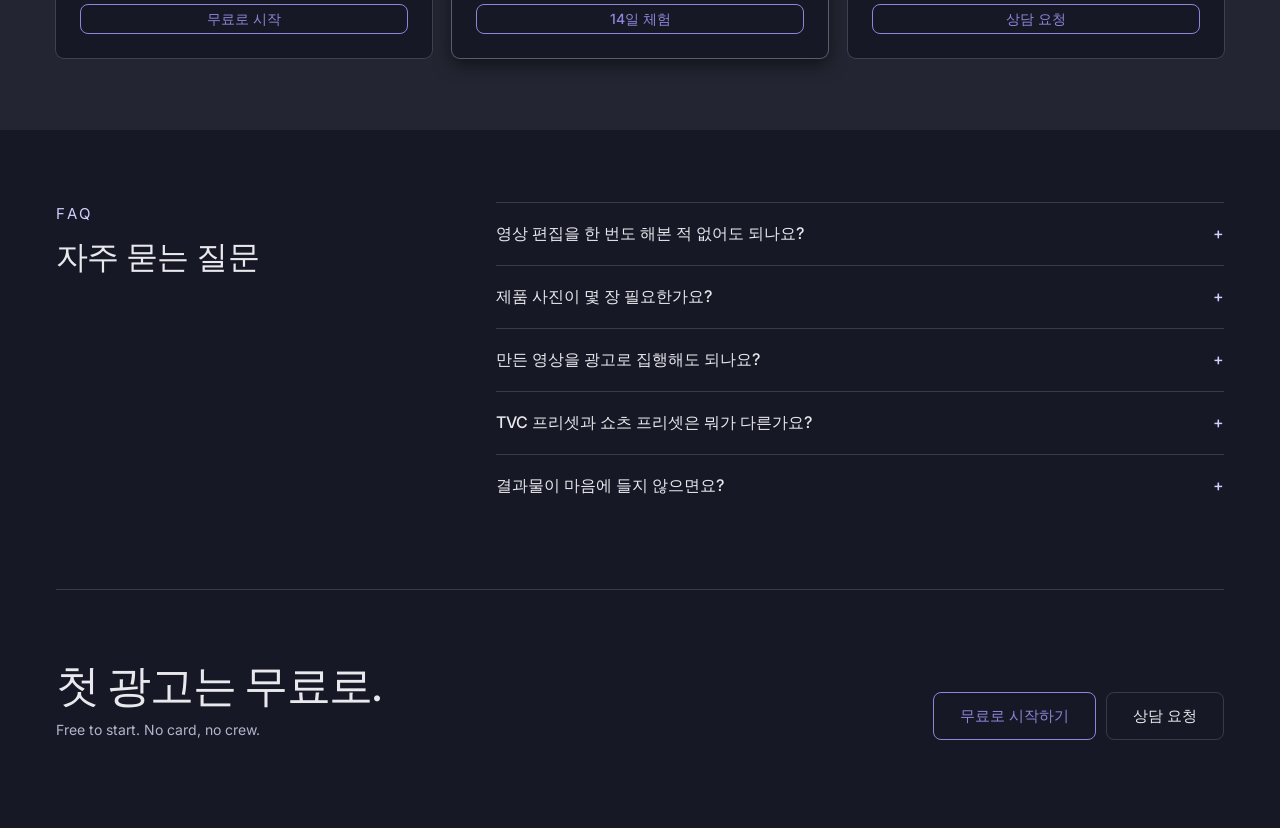
<file: index-v1.html>
﻿<!doctype html>
<html lang="ko">
<head>
  <meta charset="utf-8" />
  <meta name="viewport" content="width=device-width,initial-scale=1" />
  <meta name="description" content="제품 사진 한 장으로 TVC와 쇼츠 광고를 만드는 AI 영상 프리셋 스튜디오" />
  <title>PRESET STUDIO — 촬영 없이, 광고가 됩니다</title>
  <link rel="stylesheet" href="./styles/nocturne.css" />
  <link rel="stylesheet" href="./styles/landing-v1.css" />
</head>
<body>
  <header class="home-nav">
    <a class="home-brand" href="#top">PRESET STUDIO</a>
    <nav aria-label="주요 메뉴">
      <a href="#tvc">TVC 프리셋</a><a href="#shorts">쇼츠 프리셋</a><a href="#cases">사례</a><a href="#pricing">가격</a>
    </nav>
    <div class="home-actions"><a class="btn btn-secondary" href="#">로그인</a><a class="btn btn-primary" href="./studio.html">무료로 시작</a></div>
  </header>

  <main id="top">
    <section class="hero">
      <img src="./assets/tvc-presets/beauty/luminous-serum.png" alt="" />
      <div class="hero-scrim"></div>
      <div class="hero-copy">
        <p class="kicker">TVC PRESET · SHORTS PRESET</p>
        <h1>촬영 없이,<br />광고가 됩니다.</h1>
        <p class="english">Ad-film texture, straight out of a preset.</p>
        <p class="hero-body">업종만 고르면 연출·카메라·조명·컷·자막이 이미 짜여 있습니다. 제품 사진 한 장과 한 줄이면 됩니다.</p>
      </div>
      <div class="hero-cta"><a class="btn btn-primary" href="#presets">프리셋 둘러보기 →</a></div>
    </section>

    <section class="content-section preset-section" id="presets">
      <div class="section-head">
        <div><p class="kicker">PRESET RAILS</p><h2>업종을 고르면 연출이 정해집니다</h2><p class="english">Pick your business — the direction is already written.</p></div>
        <a class="btn btn-ghost" href="#tvc">전체 프리셋 →</a>
      </div>
      <div class="industry-chips" id="industryChips" aria-label="업종 필터"></div>
      <div class="rail-block" id="tvc"><div class="rail-title"><h3>TVC 프리셋</h3><span>16:9 · 15–20초</span></div><div class="preset-rail" id="tvcRail"></div></div>
      <div class="rail-block" id="shorts"><div class="rail-title"><h3>쇼츠 프리셋</h3><span>9:16 · 9–12초</span></div><div class="preset-rail shorts" id="shortsRail"></div></div>
    </section>

    <section class="steps" aria-label="사용 방법">
      <article><span>01</span><h3>업종과 프리셋 고르기</h3><p>카페·뷰티·패션·리빙 등 업종을 고르면 그 업종에서 잘 팔린 연출만 남습니다.</p></article>
      <article><span>02</span><h3>사진과 한 줄 넣기</h3><p>제품 사진 한 장, 매장 이름, 하고 싶은 말 한 줄. 나레이션과 자막은 자동으로 붙습니다.</p></article>
      <article><span>03</span><h3>받아서 바로 올리기</h3><p>16:9와 9:16을 함께 내보냅니다. 인스타·유튜브·네이버 규격에 맞춰 바로 업로드.</p></article>
    </section>

    <section class="content-section" id="cases">
      <div class="section-head"><div><p class="kicker">IN THE WILD</p><h2>이렇게 쓰고 있습니다</h2></div></div>
      <div id="caseList" class="case-list"></div>
    </section>

    <section class="pricing" id="pricing">
      <div class="section-head"><div><p class="kicker">PRICING</p><h2>쓰는 만큼만</h2></div><span class="tag tag-neutral">금액은 가안</span></div>
      <div id="planGrid" class="plan-grid"></div>
    </section>

    <section class="content-section faq-section">
      <div><p class="kicker">FAQ</p><h2>자주 묻는 질문</h2></div>
      <div id="faqList" class="faq-list"></div>
    </section>

    <section class="bottom-cta">
      <div><h2>첫 광고는 무료로.</h2><p class="english">Free to start. No card, no crew.</p></div>
      <div><a class="btn btn-primary" href="./studio.html">무료로 시작하기</a><a class="btn btn-secondary" href="mailto:contact@example.com">상담 요청</a></div>
    </section>
  </main>
  <script type="module" src="./src/landing-v1.js"></script>
</body>
</html>
</file>
<file: styles/nocturne.css>
/* Nocturne — design-system tokens and component classes. This file is the source of truth for the system's look; retune it here and see readme.md. */
@import url('https://fonts.googleapis.com/css2?family=Inter:wght@400;500;600;700&display=swap');

:root {
  --color-bg: #161826;
  --color-surface: #232532;
  --color-text: #e9e9ed;
  --color-accent: #9184d9; /* review round 7 (Barron): the accent moves to
     the product's blurple — OKLCH hue 289.2, the hue of the app's own Pro
     accent (#9a8fe0, --om-accent-pro) — at the same lightness the steel
     accent held (L 0.660, so the documented ratios survive) and chroma
     in the product blurple's own range (its token sits at C 0.118; the
     accent takes 0.125, from the old steel's 0.030):
     the accent now reads as an accent rather than another neutral. */
  --color-accent-2: #a7a1db; /* the machine-derived stand-in follows: same
     hue, same L 0.734, chroma at the same 2:3 proportion it held */
  --color-divider: color-mix(in srgb, #e9e9ed 16%, transparent);

  /* Tonal ramps — generated in OKLCH on one shared lightness scale, so the
     same step of any role matches the others in visual value. */
  --color-neutral-100: #f3f5fe;
  --color-neutral-200: #e4e7f5;
  --color-neutral-300: #cfd3e5;
  --color-neutral-400: #b2b6ca;
  --color-neutral-500: #9397ab;
  --color-neutral-600: #75798c;
  --color-neutral-700: #595d6c;
  --color-neutral-800: #3f424d;
  --color-neutral-900: #292b31;

  --color-accent-100: #f5f4ff;
  --color-accent-200: #e7e5fe;
  --color-accent-300: #d2cefd;
  --color-accent-400: #b5abfc;
  --color-accent-500: #968ae0;
  --color-accent-600: #796cbf;
  --color-accent-700: #5d5294;
  --color-accent-800: #423a6a;
  --color-accent-900: #2b2741;

  --color-accent-2-100: #f5f4ff;
  --color-accent-2-200: #e7e5fe;
  --color-accent-2-300: #d2cefd;
  --color-accent-2-400: #b5afe8;
  --color-accent-2-500: #9690c9;
  --color-accent-2-600: #7972a9;
  --color-accent-2-700: #5c5783;
  --color-accent-2-800: #423e5d;
  --color-accent-2-900: #2b293a;

  /* Deck section-divider ground — review round 3: saturation as presence.
     Dividers take a saturated deep indigo (hue 277, the neutral ramp's own
     family; C 0.094 — written when the accent held C 0.030, before the
     round-7 blurple raised it past the ground's) with a lighter bloom and
     a ghost tint of the same hue, while the slide grounds stay
     desaturated. Deck-scale fills only — not interface colors. */
  --color-section: #262a60;
  --color-section-glow: #353b80;
  --color-section-ghost: #4c5397;

  --font-heading: "Inter", system-ui, sans-serif;
  --font-heading-weight: 500;
  --font-body: "Inter", system-ui, sans-serif;

  --space-1: 2.8px;
  --space-2: 5.6px;
  --space-3: 8.4px;
  --space-4: 11.2px;
  --space-6: 16.8px;
  --space-8: 22.4px;

  --radius-sm: 4px;
  --radius-md: 8px;
  --radius-lg: 14px;

  /* Elevation — derived from the ground: soft ink-tinted shadows on a
     light theme, a hairline edge + ambient darkness on a dark one. */
  --shadow-sm: 0 0 0 1px #3f424d;
  --shadow-md: 0 0 0 1px #595d6c, 0 6px 18px rgba(0,0,0,0.55);
  --shadow-lg: 0 0 0 1px #9397ab, 0 16px 40px rgba(0,0,0,0.65);
}

body {
  background: var(--color-bg);
  color: var(--color-text);
  font-family: var(--font-body);
}
h1, h2, h3, h4 { font-family: var(--font-heading); font-weight: var(--font-heading-weight); }

.lighten{mix-blend-mode:lighten;background-color:transparent}

/* ══════════════════════════════════════════════════════════════════════════
   Components — built with the tokens above. Plain CSS
   on plain HTML: no JavaScript, no build step. Each class is documented in
   readme.md and demonstrated in foundations/ and components/.
   ══════════════════════════════════════════════════════════════════════ */

*, *::before, *::after { box-sizing: border-box; }
body { margin: 0; font-size: 15px; line-height: 1.55; font-weight: 400; }
h1, h2, h3, h4, h5, h6 {
  font-family: var(--font-heading); font-weight: var(--font-heading-weight);
  line-height: 1.12; letter-spacing: -0.015em; margin: 0 0 var(--space-2);
}
h1 { font-size: 42px; }
h2 { font-size: 32px; }
h3 { font-size: 25px; }
h4 { font-size: 20px; }
h5 { font-size: 16px; }
h6 { font-size: 13px; }
h6 { letter-spacing: 0.08em; text-transform: uppercase; }
p { margin: 0 0 var(--space-3); }
a { color: var(--color-accent); text-underline-offset: 3px; }
img { display: block; max-width: 100%; }
figure { margin: 0; }
figcaption {
  font-size: 11px; margin-top: var(--space-1);
  color: color-mix(in srgb, var(--color-text) 55%, transparent);
}
.text-muted { color: color-mix(in srgb, var(--color-text) 55%, transparent); }
:focus { outline: none; }
:focus-visible { outline: 2px solid var(--color-accent); outline-offset: 2px; }
::selection { background: color-mix(in srgb, var(--color-accent) 30%, transparent); }

/* — rules — */
/* Rules fade to transparent at both ends instead of stopping cleanly — a
   Nocturne signature. The ramp is 48px an end (one deck baseline unit),
   painted from the same divider token. Freestanding rules fade; box
   outlines, in-control separators, and short accent marks stay solid. */
.hr {
  height: 1px; border: 0; margin: var(--space-4) 0;
  background: linear-gradient(to right,
    transparent, var(--color-divider) 48px,
    var(--color-divider) calc(100% - 48px), transparent);
}

/* — buttons — */
.btn {
  display: inline-flex; align-items: center; justify-content: center; gap: 6px;
  cursor: pointer; text-decoration: none;
  font-family: var(--font-heading); font-weight: var(--font-heading-weight);
  font-size: 14px; line-height: 1.2; color: var(--color-text); /* matches the .input's 14px —
     the pair sits side by side in sign-up rows */
  background: transparent; border: 1px solid transparent;
  padding: var(--space-2) calc(var(--space-3) * 1.2);
  border-radius: var(--radius-md);
}
.btn svg { display: block; }
.btn:disabled { opacity: 0.45; cursor: not-allowed; }
.btn-primary { color: var(--color-accent); border-color: var(--color-accent); }
.btn-primary:hover { background: color-mix(in srgb, var(--color-accent) 12%, transparent); }
.btn-primary:active { background: color-mix(in srgb, var(--color-accent) 22%, transparent); }
.btn-secondary { border-color: var(--color-divider); }
.btn-secondary:hover { background: color-mix(in srgb, var(--color-text) 7%, transparent); }
.btn-secondary:active { background: color-mix(in srgb, var(--color-text) 14%, transparent); }
.btn-ghost { color: var(--color-accent); padding-inline: var(--space-1); }
.btn-ghost:hover { background: color-mix(in srgb, var(--color-accent) 10%, transparent); }
.btn-ghost:active { background: color-mix(in srgb, var(--color-accent) 18%, transparent); }
.btn-icon { width: 36px; height: 36px; padding: 0; }
.btn-block { width: 100%; margin-top: var(--space-2); }

/* — forms — */
.field > label {
  display: block; font-size: 12px; margin-bottom: 5px;
  color: color-mix(in srgb, var(--color-text) 70%, transparent);
}
.input {
  width: 100%; min-height: 36px; padding: 6px 10px; font: inherit;
  font-size: 14px; color: var(--color-text); caret-color: var(--color-accent);
  background: var(--color-surface);
  border: 1px solid var(--color-divider); border-radius: var(--radius-md);
}
.input:hover { border-color: color-mix(in srgb, var(--color-text) 45%, transparent); }
.input:focus-visible { border-color: var(--color-accent); outline-offset: 0; }
textarea.input { min-height: 90px; resize: vertical; }
.radio { display: inline-flex; align-items: center; gap: 8px; cursor: pointer; font-size: 14px; }
.radio input, .seg-opt input {
  position: absolute; opacity: 0; width: 0; height: 0; pointer-events: none;
}
.radio .dot {
  width: 16px; height: 16px; flex: none; border-radius: 50%;
  border: 1.5px solid var(--color-divider);
}
.radio:hover .dot { border-color: var(--color-accent); }
.radio input:checked + .dot {
  border-color: var(--color-accent); background: var(--color-accent);
  box-shadow: inset 0 0 0 4px var(--color-bg);
}
.radio input:focus-visible + .dot { outline: 2px solid var(--color-accent); outline-offset: 2px; }
.seg {
  display: inline-flex; overflow: hidden;
  border: 1px solid var(--color-divider); border-radius: var(--radius-md);
}
.seg-opt {
  display: inline-flex; align-items: center; gap: 6px;
  padding: 7px 12px; font-size: 13px; cursor: pointer;
}
.seg-opt + .seg-opt { border-left: 1px solid var(--color-divider); }
.seg-opt:has(input:checked) { color: var(--color-accent); box-shadow: inset 0 0 0 1px var(--color-accent); }
.seg-opt:not(:has(input:checked)):hover { background: color-mix(in srgb, var(--color-text) 7%, transparent); }
.seg-opt:has(input:focus-visible) { outline: 2px solid var(--color-accent); outline-offset: -2px; }

/* — cards — */
.card {
  display: flex; flex-direction: column; gap: var(--space-2);
  padding: var(--space-3); border-radius: var(--radius-md); background: var(--color-surface);
}
.card-kicker { font-size: 10px; letter-spacing: 0.1em; text-transform: uppercase; color: var(--color-accent); }
.card-title {
  font-family: var(--font-heading); font-weight: var(--font-heading-weight);
  font-size: 17px; line-height: 1.2;
}
.card-body { margin: 0; font-size: 13px; opacity: 0.8; flex: 1; }
.card-meta {
  display: flex; align-items: center; gap: 6px; font-size: 11px;
  color: color-mix(in srgb, var(--color-text) 50%, transparent);
}
.elev-sm { box-shadow: var(--shadow-sm); }
.elev-md { box-shadow: var(--shadow-md); }
.elev-lg { box-shadow: var(--shadow-lg); }

/* — tags — */
.tag {
  display: inline-flex; align-items: center; font-size: 11px;
  letter-spacing: 0.02em; padding: 3px 10px;
  border-radius: calc(var(--radius-md) * 0.75);
}
.tag-accent { background: var(--color-accent-800); color: var(--color-accent-100); }
.tag-accent-2 { background: var(--color-accent-2-800); color: var(--color-accent-2-100); }
.tag-neutral { background: var(--color-neutral-800); color: var(--color-neutral-100); }
.tag-outline { border: 1px solid var(--color-accent); color: var(--color-accent); }

/* — navigation — */
.nav {
  display: flex; align-items: center; gap: var(--space-4);
  padding: var(--space-3) var(--space-4);
  border-bottom: none;
}
.nav-brand {
  font-family: var(--font-heading); font-weight: var(--font-heading-weight);
  font-size: 18px; margin-right: auto;
}
.nav a { color: inherit; text-decoration: none; font-size: 14px; }
.nav a:hover, .nav a[aria-current='page'] { color: var(--color-accent); }

/* — tables — */
.table { width: 100%; border-collapse: collapse; font-size: 14px; }
.table th {
  text-align: left; font-size: 11px; letter-spacing: 0.08em; text-transform: uppercase;
  color: color-mix(in srgb, var(--color-text) 60%, transparent);
  padding: var(--space-2); border-bottom: 1px solid transparent; /* keeps layout; the row paints the fading rule */
}
.table td {
  padding: var(--space-2);
  border-bottom: 1px solid transparent;
}
/* Row rules as row-level strips so the end-fade spans the row, not each cell. */
.table thead tr {
  background: linear-gradient(to right,
    transparent, var(--color-divider) 48px,
    var(--color-divider) calc(100% - 48px), transparent) no-repeat bottom / 100% 1px;
}
.table tbody tr {
  background: linear-gradient(to right,
    transparent, color-mix(in srgb, var(--color-text) 8%, transparent) 48px,
    color-mix(in srgb, var(--color-text) 8%, transparent) calc(100% - 48px), transparent) no-repeat bottom / 100% 1px;
}
.table tbody tr:hover {
  /* the hover tint layers over the row rule, which keeps painting */
  background:
    linear-gradient(color-mix(in srgb, var(--color-text) 4%, transparent),
                    color-mix(in srgb, var(--color-text) 4%, transparent)) no-repeat 0 0 / 100% 100%,
    linear-gradient(to right,
      transparent, color-mix(in srgb, var(--color-text) 8%, transparent) 48px,
      color-mix(in srgb, var(--color-text) 8%, transparent) calc(100% - 48px), transparent) no-repeat bottom / 100% 1px;
}

/* — dialog — */
.dialog-backdrop {
  position: fixed; inset: 0; display: grid; place-items: center;
  padding: var(--space-4);
  background: color-mix(in srgb, var(--color-neutral-900) 50%, transparent);
}
.dialog {
  width: min(440px, 100%); display: flex; flex-direction: column; gap: var(--space-3);
  padding: var(--space-4); border-radius: var(--radius-lg);
  background: var(--color-surface); box-shadow: var(--shadow-lg);
}
.dialog-title {
  font-family: var(--font-heading); font-weight: var(--font-heading-weight);
  font-size: 20px;
}
.dialog-body { font-size: 14px; opacity: 0.85; }
.dialog-actions { display: flex; justify-content: flex-end; gap: var(--space-2); margin-top: var(--space-2); }
</file>
<file: styles/landing.css>
html { scroll-behavior:smooth; }
body { overflow-x:hidden; }
.home-nav { position:absolute; inset:0 0 auto; z-index:10; display:flex; align-items:center; gap:var(--space-4); padding:22px 56px; color:var(--color-text); }
.home-brand { margin-right:auto; color:inherit; font-size:18px; font-weight:500; letter-spacing:-.01em; text-decoration:none; }
.home-nav nav { display:flex; align-items:center; gap:22px; }
.home-nav nav a { color:inherit; font-size:14px; text-decoration:none; }
.home-nav nav a:hover { color:var(--color-accent); }
.home-actions { display:flex; gap:8px; }
.home-actions .btn { font-size:13px; }
.hero { position:relative; height:660px; overflow:hidden; background:var(--color-bg); }
.hero > img { position:absolute; inset:0; width:100%; height:100%; object-fit:cover; object-position:64% center; filter:saturate(.72) brightness(.68); }
.hero-scrim { position:absolute; inset:0; background:linear-gradient(to top,var(--color-bg) 0%,color-mix(in srgb,var(--color-bg) 60%,transparent) 48%,transparent 88%),linear-gradient(to right,color-mix(in srgb,var(--color-bg) 70%,transparent),transparent 64%); pointer-events:none; }
.hero-copy { position:absolute; left:56px; right:56px; bottom:60px; pointer-events:none; }
.kicker { margin:0 0 14px; color:var(--color-accent-300); font:500 11px/1.3 var(--font-mono); letter-spacing:.2em; }
h1,h2,h3,h4 { font-weight:500; }
.hero h1 { margin:0; max-width:760px; font-size:68px; line-height:1.02; letter-spacing:-.03em; }
.english { color:var(--color-neutral-400); }
.hero .english { margin:18px 0 8px; color:var(--color-neutral-300); font-size:16px; }
.hero-body { max-width:38ch; margin:0; color:var(--color-neutral-300); font-size:17px; line-height:1.6; }
.hero-cta { position:absolute; right:56px; bottom:60px; }
.hero-cta .btn,.bottom-cta .btn { padding:14px 26px; font-size:15px; }
.content-section { padding:72px 56px; }
.section-head { display:flex; align-items:flex-end; justify-content:space-between; gap:24px; margin-bottom:30px; }
.section-head h2,.faq-section h2 { margin:0; font-size:32px; letter-spacing:-.02em; }
.section-head .english { margin:8px 0 0; font-size:14px; }
.industry-chips { display:flex; flex-wrap:wrap; gap:8px; margin-bottom:36px; }
.industry-chips button { padding:7px 15px; color:var(--color-neutral-400); background:transparent; border:1px solid var(--color-divider); border-radius:999px; font:inherit; font-size:13px; cursor:pointer; transition:color .12s,border-color .12s,background .12s; }
.industry-chips button:hover,.industry-chips button[aria-pressed="true"] { color:var(--color-accent-300); border-color:var(--color-accent); background:color-mix(in srgb,var(--color-accent) 14%,transparent); }
.rail-block + .rail-block { margin-top:46px; }
.rail-title { display:flex; align-items:baseline; gap:14px; margin-bottom:15px; }
.rail-title h3 { margin:0; font-size:20px; }
.rail-title span { color:var(--color-neutral-500); font:12px var(--font-mono); }
.preset-rail { display:flex; gap:18px; overflow-x:auto; padding:1px 1px 18px; scrollbar-color:var(--color-neutral-700) transparent; scrollbar-width:thin; }
.preset-card { flex:0 0 340px; cursor:pointer; }
.preset-rail.shorts .preset-card { flex-basis:196px; }
.preset-visual { position:relative; display:grid; place-items:center; aspect-ratio:16/9; overflow:hidden; border-radius:var(--radius-md); background:repeating-linear-gradient(135deg,var(--color-neutral-900) 0 7px,var(--color-surface) 7px 14px); box-shadow:var(--shadow-sm); }
.shorts .preset-visual { aspect-ratio:9/16; }
.preset-visual > img { position:absolute; inset:0; width:100%; height:100%; object-fit:cover; }
.shorts .preset-visual > img { object-position:center; }
.preset-visual > span { position:absolute; left:12px; bottom:10px; color:var(--color-neutral-500); font:10px var(--font-mono); }
.preset-visual > img + span { display:none; }
.preset-card h4 { margin:14px 0 5px; font-size:16px; letter-spacing:-.01em; }
.shorts .preset-card h4 { font-size:15px; }
.preset-card > p { margin:0; color:var(--color-neutral-500); font-size:12px; }
.preset-overlay { position:absolute; inset:0; display:flex; flex-direction:column; justify-content:flex-end; gap:9px; padding:18px; opacity:0; pointer-events:none; background:linear-gradient(to top,var(--color-bg) 0%,color-mix(in srgb,var(--color-bg) 72%,transparent) 60%,transparent 100%); transition:opacity .16s; }
.preset-card:hover .preset-overlay,.preset-card:focus-within .preset-overlay,.preset-card.is-previewing .preset-overlay { opacity:1; pointer-events:auto; }
.preset-overlay span { color:var(--color-accent-300); font:11px var(--font-mono); letter-spacing:.16em; }
.preset-overlay p { margin:0; color:var(--color-neutral-200); font-size:13px; line-height:1.45; }
.preset-overlay .btn { align-self:flex-start; padding:7px 14px; font-size:12px; }
.rail-empty { min-width:100%; padding:32px; color:var(--color-neutral-500); border:1px solid var(--color-divider); border-radius:var(--radius-md); }
.steps { display:grid; grid-template-columns:repeat(3,1fr); margin:0 56px; border-block:1px solid var(--color-divider); }
.steps article { padding:36px 28px 40px 0; }
.steps article + article { padding-left:28px; border-left:1px solid var(--color-divider); }
.steps span { color:var(--color-accent-300); font:13px var(--font-mono); }
.steps h3 { margin:18px 0 10px; font-size:20px; }
.steps p { margin:0; color:var(--color-neutral-400); font-size:14px; line-height:1.6; }
.case-list { border-bottom:1px solid var(--color-divider); }
.case-row { display:grid; grid-template-columns:200px 1fr 200px; align-items:center; gap:28px; padding:22px 0; border-top:1px solid var(--color-divider); }
.case-row img { width:200px; aspect-ratio:16/10; object-fit:cover; border-radius:var(--radius-md); box-shadow:var(--shadow-sm); }
.case-row span,.plan-card > span { color:var(--color-accent-300); font:10px var(--font-mono); letter-spacing:.14em; }
.case-row h3 { margin:7px 0; font-size:19px; }
.case-row p { max-width:56ch; margin:0; color:var(--color-neutral-400); font-size:14px; line-height:1.6; }
.case-row > strong { justify-self:end; color:var(--color-accent-200); font-size:13px; font-weight:500; }
.pricing { padding:72px 56px; background:var(--color-surface); }
.plan-grid { display:grid; grid-template-columns:repeat(3,1fr); gap:20px; }
.plan-card { display:flex; flex-direction:column; padding:24px; border-radius:var(--radius-md); background:var(--color-bg); box-shadow:var(--shadow-sm); }
.plan-card.recommended { box-shadow:var(--shadow-md); }
.plan-card h3 { margin:17px 0 3px; font-size:30px; letter-spacing:-.02em; }
.plan-card small { color:var(--color-neutral-500); font-size:12px; }
.plan-card ul { flex:1; display:grid; gap:10px; margin:24px 0; padding:0; color:var(--color-neutral-300); font-size:13px; list-style:none; }
.plan-card li::before { content:'—'; margin-right:9px; color:var(--color-accent-300); }
.faq-section { display:grid; grid-template-columns:.7fr 1.3fr; gap:48px; }
.faq-row { border-top:1px solid var(--color-divider); }
.faq-row button { display:flex; justify-content:space-between; width:100%; padding:20px 0; color:var(--color-text); background:none; border:0; text-align:left; font:500 16px var(--font-body); cursor:pointer; }
.faq-row button b { color:var(--color-accent-300); font:18px var(--font-mono); }
.faq-row p { max-width:64ch; margin:0; padding:0 0 22px; color:var(--color-neutral-400); font-size:14px; line-height:1.7; }
.bottom-cta { display:flex; align-items:flex-end; justify-content:space-between; gap:28px; margin:0 56px; padding:72px 0 88px; border-top:1px solid var(--color-divider); }
.bottom-cta h2 { margin:0; font-size:44px; line-height:1.06; letter-spacing:-.03em; }
.bottom-cta .english { margin:10px 0 0; font-size:14px; }
.bottom-cta > div:last-child { display:flex; gap:10px; }
@media (max-width:900px) {
  .home-nav { padding:18px 24px; } .home-nav nav { display:none; }
  .hero { height:72vh; min-height:620px; } .hero-copy { left:24px; right:24px; bottom:120px; } .hero-cta { left:24px; right:auto; bottom:50px; }
  .hero h1 { font-size:clamp(38px,8vw,68px); }
  .content-section,.pricing { padding:60px 24px; }
  .steps { grid-template-columns:1fr; margin:0 24px; } .steps article + article { padding-left:0; border-left:0; border-top:1px solid var(--color-divider); }
  .case-row { grid-template-columns:140px 1fr; } .case-row img { width:140px; } .case-row > strong { grid-column:2; justify-self:start; }
  .plan-grid { grid-template-columns:1fr; }
  .faq-section { grid-template-columns:1fr; }
  .bottom-cta { align-items:flex-start; flex-direction:column; margin:0 24px; }
}
@media (max-width:560px) {
  .home-actions .btn-secondary { display:none; } .home-brand { font-size:15px; }
  .hero-body { font-size:15px; }
  .section-head { align-items:flex-start; flex-direction:column; } .section-head h2,.faq-section h2 { font-size:28px; }
  .preset-card { flex-basis:82vw; } .preset-rail.shorts .preset-card { flex-basis:56vw; }
  .case-row { grid-template-columns:1fr; } .case-row img { width:100%; } .case-row > strong { grid-column:auto; }
  .bottom-cta h2 { font-size:38px; } .bottom-cta > div:last-child { width:100%; flex-direction:column; } .bottom-cta .btn { text-align:center; }
}
/* V2 modal builder */
body.modal-open{overflow:hidden}.builder-shell[hidden],.model-shell[hidden]{display:none}.builder-shell,.model-shell{position:fixed;inset:0;z-index:100;display:grid;place-items:center;padding:24px}.builder-backdrop,.model-backdrop{position:absolute;inset:0;width:100%;border:0;background:rgba(3,3,5,.76);backdrop-filter:blur(12px)}.builder-modal{position:relative;display:grid;grid-template-columns:minmax(360px,1fr) minmax(520px,620px);width:min(1240px,94vw);height:min(820px,92vh);overflow:hidden;border:1px solid #37373d;border-radius:20px;background:#0b0b0d;box-shadow:0 32px 100px rgba(0,0,0,.68)}.builder-preview{position:relative;display:grid;place-items:center;min-width:0;overflow:hidden;background:#050506}.builder-preview>img{width:100%;height:100%;object-fit:cover;opacity:.9}.preview-vignette{position:absolute;inset:0;background:linear-gradient(180deg,transparent,rgba(0,0,0,.18) 55%,rgba(0,0,0,.82))}.preview-label{position:absolute;left:34px;bottom:32px;display:grid;gap:7px}.preview-label span{color:#ef4662;font:11px var(--font-mono);letter-spacing:.18em}.preview-label strong{font-size:21px;font-weight:500}.builder-panel{display:grid;grid-template-rows:auto auto 1fr auto;min-width:0;background:#18181b;border-left:1px solid #2d2d32}.builder-header{display:flex;align-items:center;justify-content:space-between;padding:24px 30px 18px;border-bottom:1px solid #2b2b30}.builder-header p,.model-picker header p{margin:0 0 7px;color:#ef4662;font:10px var(--font-mono);letter-spacing:.15em}.builder-header h2,.model-picker h2{margin:0;font-size:21px}.builder-close,.model-close{width:38px;height:38px;color:#aaaab2;background:transparent;border:0;border-radius:50%;font-size:26px;cursor:pointer}.builder-close:hover,.model-close:hover{color:#fff;background:#28282d}.builder-progress{display:grid;grid-template-columns:2fr 1fr 1fr;gap:7px;padding:18px 30px 0}.builder-progress span{height:4px;border-radius:99px;background:#34343a}.builder-progress span:first-child{background:#ef4662}.builder-scroll{overflow-y:auto;padding:4px 30px 28px;scrollbar-width:thin;scrollbar-color:#484850 transparent}.builder-field{padding:25px 0;border-bottom:1px solid #2d2d32}.field-title{display:flex;align-items:center;justify-content:space-between;gap:14px;margin-bottom:14px}.field-title>div{display:flex;align-items:baseline;gap:9px;flex-wrap:wrap}.field-title b{color:#ef4662;font:11px var(--font-mono)}.field-title h3{margin:0;font-size:16px;font-weight:600}.field-title em{color:#85858d;font-size:12px;font-style:normal}.field-title>span{color:#9c9ca5;font:12px var(--font-mono)}.field-action{padding:0;color:#f1647c;background:none;border:0;font:600 13px var(--font-body);cursor:pointer}.upload-zone{display:flex;align-items:center;gap:12px;min-height:76px;padding:14px 16px;border:1px dashed #44444b;border-radius:12px;background:#121215;cursor:pointer}.upload-zone:hover{border-color:#ef4662;background:#171317}.upload-icon{display:grid;place-items:center;width:44px;height:44px;flex:0 0 auto;color:#ef4662;border-radius:10px;background:#21151a;font-size:23px}.upload-zone strong{font-size:14px}.upload-zone small{margin-left:auto;max-width:230px;color:#777780;font-size:11px;line-height:1.45;text-align:right}.upload-previews{display:flex;gap:8px;margin-top:10px;overflow-x:auto}.upload-previews figure{position:relative;flex:0 0 64px;height:64px;margin:0;overflow:hidden;border:1px solid #3d3d43;border-radius:9px}.upload-previews img{width:100%;height:100%;object-fit:cover}.upload-previews button{position:absolute;top:3px;right:3px;width:19px;height:19px;padding:0;color:#fff;background:rgba(0,0,0,.72);border:0;border-radius:50%;cursor:pointer}.selection-summary{padding:14px 16px;color:#8b8b94;border-radius:10px;background:#121215;font-size:13px}.choice-row{display:grid;grid-template-columns:repeat(2,1fr);gap:10px}.choice-row input,.style-grid input{position:absolute;opacity:0;pointer-events:none}.choice-row label>span{display:flex;align-items:center;gap:12px;padding:14px;border:1px solid #38383f;border-radius:11px;background:#121215;cursor:pointer}.choice-row input:checked+span,.style-grid input:checked+span{border-color:#ef4662;box-shadow:inset 0 0 0 1px #ef4662;background:#1d1418}.choice-row strong{font-size:14px}.choice-row small{margin-left:auto;color:#85858d;font-size:11px}.ratio-icon{display:block;border:1.5px solid #b8b8c0;border-radius:2px}.ratio-icon.landscape{width:25px;height:15px}.ratio-icon.portrait{width:14px;height:23px}.link-input{display:flex;align-items:center;gap:10px;padding:0 14px;border:1px solid #3a3a40;border-radius:10px;background:#121215}.link-input span{color:#ef4662}.link-input input{width:100%;padding:14px 0;color:#fff;background:transparent;border:0;outline:0;font:13px var(--font-body)}.field-help{margin:8px 0 0;color:#777780;font-size:11px}.style-grid{display:grid;grid-template-columns:repeat(3,1fr);gap:10px}.style-grid label>span{display:grid;overflow:hidden;border:1px solid #38383f;border-radius:11px;background:#121215;cursor:pointer}.style-grid img{width:100%;aspect-ratio:16/9;object-fit:cover;filter:saturate(.78) brightness(.78)}.style-grid strong{padding:10px 10px 2px;font-size:13px}.style-grid small{padding:0 10px 10px;color:#7f7f88;font-size:10px}.logo-upload{display:flex;align-items:center;gap:8px;padding:14px 16px;border:1px solid #3a3a40;border-radius:10px;background:#121215;font-size:13px;cursor:pointer}.logo-upload>span{color:#ef4662;font-size:18px}.logo-upload small{margin-left:auto;color:#777780}.builder-footer{padding:18px 30px;border-top:1px solid #303036}.builder-footer .btn{display:flex;justify-content:center;gap:12px;width:100%;padding:15px;font-size:15px}.builder-footer .btn span{margin-left:auto}.model-shell{z-index:120}.model-backdrop{background:rgba(0,0,0,.62);backdrop-filter:blur(4px)}.model-picker{position:relative;width:min(680px,92vw);overflow:hidden;border:1px solid #3a3a40;border-radius:18px;background:#1a1a1e;box-shadow:0 30px 90px rgba(0,0,0,.7)}.model-picker header{display:flex;align-items:center;justify-content:space-between;padding:24px 26px;border-bottom:1px solid #303036}.gender-tabs{display:flex;gap:6px;padding:18px 26px 0}.gender-tabs button{min-width:88px;padding:9px 18px;color:#8e8e97;background:#232328;border:1px solid transparent;border-radius:999px;cursor:pointer}.gender-tabs button[aria-selected=true]{color:#fff;border-color:#ef4662;background:#321820}.model-grid{display:grid;grid-template-columns:repeat(4,1fr);gap:12px;min-height:250px;padding:18px 26px 26px}.model-card{display:grid;align-content:end;aspect-ratio:3/4;padding:10px;color:#777780;border:1px dashed #45454d;border-radius:12px;background:linear-gradient(145deg,#202025,#151518);text-align:center;cursor:pointer}.model-card::before{content:'＋';display:grid;place-items:center;margin:auto;width:42px;height:42px;border:1px solid #44444c;border-radius:50%;font-size:20px}.model-card strong{color:#9898a2;font-size:12px;font-weight:500}.model-card.selected{color:#ef4662;border-style:solid;border-color:#ef4662;background:#25171c}.model-picker footer{display:flex;justify-content:flex-end;gap:9px;padding:18px 26px;border-top:1px solid #303036}
@media(max-width:900px){.builder-shell{padding:10px}.builder-modal{grid-template-columns:1fr;width:min(680px,100%);height:96vh}.builder-preview{min-height:180px;max-height:25vh}.preview-label{left:22px;bottom:18px}.builder-panel{min-height:0;border-left:0;border-top:1px solid #2d2d32}}
@media(max-width:560px){.builder-shell{padding:0}.builder-modal{width:100%;height:100%;border:0;border-radius:0}.builder-preview{display:none}.builder-header,.builder-scroll,.builder-footer{padding-left:18px;padding-right:18px}.builder-progress{padding-left:18px;padding-right:18px}.style-grid{grid-template-columns:1fr}.style-grid label>span{grid-template-columns:90px 1fr;align-items:center}.style-grid img{grid-row:1/3;height:100%}.upload-zone small{display:none}.model-grid{grid-template-columns:repeat(2,1fr)}}

/* V2 video-ready 16:9 media and scroll fixes */
.preset-rail.shorts .preset-card{flex-basis:340px}
.shorts .preset-visual{aspect-ratio:16/9}
.preset-visual>video{position:absolute;inset:0;width:100%;height:100%;object-fit:cover}
.preset-visual>video+span{display:none}
.preset-card:focus-visible{outline:2px solid var(--color-accent);outline-offset:5px;border-radius:var(--radius-md)}
.builder-modal{min-height:0}
.builder-preview{padding:28px}
.builder-media-frame{position:relative;z-index:0;width:100%;aspect-ratio:16/9;overflow:hidden;background:#000;box-shadow:0 18px 60px rgba(0,0,0,.45)}
.builder-media-frame>img,.builder-media-frame>video{display:block;width:100%;height:100%;object-fit:cover}
.builder-media-frame>[hidden]{display:none}
.preview-vignette{z-index:1}
.preview-label{z-index:2}
.builder-panel{grid-template-rows:auto minmax(0,1fr) auto;height:100%;min-height:0;overflow:hidden}
.builder-scroll{min-height:0;overscroll-behavior:contain}
.prompt-input{display:block;border:1px solid #3a3a40;border-radius:12px;background:#121215;transition:border-color .18s ease,box-shadow .18s ease}.prompt-input:focus-within{border-color:#ef4662;box-shadow:inset 0 0 0 1px #ef4662}.prompt-input textarea{display:block;width:100%;min-height:112px;padding:14px 16px;color:#fff;background:transparent;border:0;outline:0;resize:vertical;font:14px/1.65 var(--font-body)}.prompt-input textarea::placeholder{color:#73737c;opacity:1}
.duration-select{display:flex;align-items:center;gap:14px;padding:0 14px;border:1px solid #3a3a40;border-radius:10px;background:#121215}.duration-select:focus-within{border-color:#ef4662;box-shadow:inset 0 0 0 1px #ef4662}.duration-select select{min-width:120px;padding:14px 28px 14px 2px;color:#fff;background:#121215;border:0;outline:0;font:600 14px var(--font-body);cursor:pointer}.duration-select span{margin-left:auto;color:#85858d;font-size:12px}
.prompt-expand-toggle{display:flex;align-items:center;gap:8px;padding:7px 10px;color:#f4bdc8;background:#24171b;border:1px solid #69303c;border-radius:999px;font:600 12px var(--font-body);cursor:pointer}.prompt-expand-toggle span{display:grid;place-items:center;min-width:29px;height:20px;color:#fff;background:#ef4662;border-radius:999px;font:700 10px var(--font-mono)}.prompt-expand-toggle[aria-pressed=false]{color:#9999a2;background:#18181b;border-color:#3b3b42}.prompt-expand-toggle[aria-pressed=false] span{background:#55555e}
@media(max-width:900px){.builder-preview{padding:14px}.builder-media-frame{height:100%;width:auto;max-width:100%}}
@media(max-width:560px){.preset-rail.shorts .preset-card{flex-basis:82vw}}

/* V2 populated model library */
.model-picker{display:grid;grid-template-rows:auto auto minmax(0,1fr) auto;height:min(760px,90vh)}
.model-grid{min-height:0;overflow-y:auto;grid-auto-rows:max-content;align-items:start;align-content:start;scrollbar-width:thin;scrollbar-color:#4b4b53 transparent}
.model-card{display:flex;flex-direction:column;align-content:initial;min-width:0;height:auto;aspect-ratio:auto;padding:0;overflow:hidden;color:#aaaab3;border-style:solid;background:#121215}
.model-card::before{display:none}
.model-card img{display:block;flex:none;width:100%;height:auto;aspect-ratio:auto;object-fit:contain;background:#0b0b0d}
.model-card strong{display:-webkit-box;flex:none;min-height:48px;padding:9px 8px;color:#b8b8c0;line-height:1.35;overflow-wrap:anywhere;overflow:hidden;-webkit-box-orient:vertical;-webkit-line-clamp:2}
.model-card.selected{box-shadow:inset 0 0 0 2px #ef4662}
.model-card.selected strong{color:#fff;background:#25171c}
.model-empty{grid-column:1/-1;align-self:center;margin:auto;padding:40px 20px;color:#8d8d96;text-align:center;line-height:1.6}

/* Reference uploads keep their intrinsic ratio, including wide product shots. */
.upload-previews{align-items:flex-start}
.upload-previews figure{flex:0 0 auto;width:auto;height:auto;background:#0b0b0d}
.upload-previews img{display:block;width:auto;height:96px;max-width:240px;object-fit:contain}

/* Review stays inside the original builder dialog. */
.builder-modal.is-reviewing { display:block; }
.builder-modal.is-reviewing > .builder-preview,
.builder-modal.is-reviewing > .builder-panel { display:none; }
.builder-modal > .review-shell { position:relative; inset:auto; z-index:auto; width:100%; height:100%; min-height:0; grid-template-columns:minmax(220px,30%) minmax(0,1fr); overflow:hidden; }
.builder-modal .review-sidebar { min-height:0; }
@media(max-width:900px) { .builder-modal > .review-shell { grid-template-columns:1fr; grid-template-rows:auto minmax(0,1fr); } }
/* Storyboard review workspace */
.review-shell[hidden],.generation-shell[hidden]{display:none}
.review-shell{position:fixed;inset:0;z-index:140;display:grid;grid-template-columns:410px minmax(0,1fr);color:#f5f5f7;background:#090a0d}
.review-sidebar{min-width:0;padding:30px 24px;background:linear-gradient(180deg,#1b1c29 0,#0e0f14 60%,#090a0d 100%);border-right:1px solid #292a31;overflow-y:auto}
.review-brand{margin:0 0 20px;color:#e88aa0;font:700 12px var(--font-mono);letter-spacing:.12em}
.review-sidebar h2{margin:0;font-size:24px;letter-spacing:-.03em}
.review-sidebar>p:not(.review-brand){margin:10px 0 24px;color:#9999a4;font-size:14px;line-height:1.6}
.review-summary{overflow:hidden;border:1px solid #24252b;border-radius:16px;background:#08090b}
.review-summary img{display:block;width:100%;aspect-ratio:16/9;object-fit:cover}
.review-summary div{display:grid;gap:6px;padding:16px}
.review-summary small{color:#777985;font-size:11px}
.review-summary strong{font-size:16px}
.review-summary span{color:#aaaab4;font-size:12px}
.review-progress-card{display:grid;gap:14px;margin-top:20px;padding:17px;border:1px solid #303139;border-radius:14px;background:#15161a}
.review-progress-card>div:first-child{display:flex;align-items:center;justify-content:space-between;gap:12px;font-size:12px}
.review-progress-card span{color:#ffcf73}.review-progress-card strong{color:#c8c8cf;font-size:12px}
.review-progress-track{height:7px;overflow:hidden;border-radius:999px;background:#2d2e34}
.review-progress-track span{display:block;width:34%;height:100%;border-radius:inherit;background:linear-gradient(90deg,#f04a68,#ec79bd);transition:width .3s ease}
.review-workspace{display:grid;grid-template-rows:auto minmax(0,1fr) auto;min-width:0;min-height:0;background:#0b0c0f}
.review-header{display:flex;align-items:center;justify-content:space-between;gap:24px;padding:20px 26px;border-bottom:1px solid #28292f;background:rgba(12,13,16,.96)}
.review-header p{margin:0 0 8px;color:#9c9da7;font:12px var(--font-mono);letter-spacing:.08em}
.review-header span{color:#a7a7b0;font-size:13px}
.review-close{width:40px;height:40px;color:#a4a4ad;background:#111216;border:1px solid #303139;border-radius:50%;font-size:24px;cursor:pointer}
.review-chat{min-height:0;padding:28px 30px 44px;overflow-y:auto;overscroll-behavior:contain;scrollbar-width:thin;scrollbar-color:#464750 transparent}
.chat-message{display:flex;margin:0 auto 16px;max-width:980px}
.chat-message p{max-width:680px;margin:0;padding:14px 17px;border:1px solid #303139;border-radius:7px 18px 18px 18px;background:#18191e;color:#dedee3;font-size:14px;line-height:1.65}
.chat-message.user{justify-content:flex-end}
.chat-message.user p{color:#fff;border-color:#ef4a68;background:#ef4a68;border-radius:18px 18px 7px 18px}
.review-card,.storyboard-board{max-width:980px;margin:0 auto 24px;border:1px solid #33343b;border-radius:18px;background:#15161a;box-shadow:0 16px 40px rgba(0,0,0,.18)}
.concept-card{padding:24px}
.concept-card>span,.storyboard-board>header span{color:#ef6680;font:700 11px var(--font-mono);letter-spacing:.13em}
.concept-card h3,.storyboard-board h3{margin:8px 0 12px;font-size:23px}
.concept-card>p{margin:0;color:#c8c8d0;font-size:15px;line-height:1.75}
.concept-card dl{display:grid;grid-template-columns:repeat(3,1fr);gap:10px;margin:22px 0 0}
.concept-card dl div{padding:13px;border-radius:10px;background:#101115}
.concept-card dt{color:#777985;font-size:11px}.concept-card dd{margin:6px 0 0;color:#d7d7dc;font-size:13px}
.concept-card footer,.storyboard-board>footer{display:flex;justify-content:flex-end;gap:9px;margin-top:22px}
.storyboard-board{padding:20px}
.storyboard-board>header{display:flex;align-items:flex-end;justify-content:space-between;margin-bottom:18px}
.storyboard-board>header h3{margin-bottom:0}.storyboard-board>header small{color:#777985;font:11px var(--font-mono)}
.story-cut-grid{display:grid;grid-template-columns:repeat(3,minmax(0,1fr));gap:10px}
.story-cut{overflow:hidden;border:1px solid #373943;border-radius:14px;background:#111217}
.story-cut:nth-child(1){border-color:#554177}.story-cut:nth-child(2){border-color:#285b68}.story-cut:nth-child(3){border-color:#705320}.story-cut:nth-child(4){border-color:#2f6c57}.story-cut:nth-child(5){border-color:#6c3140}
.story-cut header{display:flex;align-items:center;gap:8px;padding:12px 13px;border-bottom:1px solid rgba(255,255,255,.08);background:rgba(255,255,255,.025)}
.story-cut header strong{color:#f06a85;font:700 11px var(--font-mono);letter-spacing:.08em}
.story-cut header span{margin-left:auto;color:#b2b2ba;font-size:11px}
.story-cut header button{padding:4px 7px;color:#b9b9c1;background:#24252b;border:0;border-radius:6px;font-size:11px;cursor:pointer}
.story-cut textarea{display:block;width:100%;min-height:112px;padding:14px;color:#e5e5e9;background:transparent;border:0;resize:vertical;font:13px/1.65 var(--font-body);box-sizing:border-box}
.story-cut textarea:disabled{opacity:1;resize:none}
.story-cut.editing{box-shadow:inset 0 0 0 1px #ef4a68}.story-cut.editing textarea{outline:1px solid #ef4a68;outline-offset:-1px;background:#171319}
.story-cut dl{display:grid;gap:9px;margin:0;padding:0 14px 15px}
.story-cut dl div{display:grid;grid-template-columns:66px 1fr;gap:6px}
.story-cut dt{color:#777985;font-size:11px}.story-cut dd{margin:0;color:#a9a9b2;font-size:11px;line-height:1.5}
.review-composer{margin:0 24px 18px;padding:15px;border:1px solid #303139;border-radius:18px;background:#141519;box-shadow:0 -18px 60px rgba(5,5,7,.55)}
.review-composer textarea{display:block;width:100%;min-height:62px;padding:4px;color:#eeeef2;background:transparent;border:0;outline:0;resize:none;font:14px/1.6 var(--font-body);box-sizing:border-box}
.review-composer>div{display:flex;align-items:center;justify-content:space-between;gap:18px}
.review-composer small{color:#6f707a;font-size:11px}.review-composer button{padding:8px 12px;color:#cacbd2;background:transparent;border:0;font-weight:600;cursor:pointer}
.generation-shell{position:fixed;inset:0;z-index:180;display:grid;place-items:center;padding:24px}
.prompt-review-shell[hidden]{display:none}.prompt-review-shell{position:fixed;inset:0;z-index:160;display:grid;place-items:center;padding:24px}.prompt-review-backdrop{position:absolute;inset:0;width:100%;border:0;background:rgba(3,3,5,.82);backdrop-filter:blur(10px)}.prompt-review-dialog{position:relative;display:grid;grid-template-rows:auto minmax(0,1fr) auto;width:min(680px,94vw);max-height:92vh;overflow:hidden;border:1px solid #363740;border-radius:16px;background:#0c0d10;box-shadow:0 32px 100px rgba(0,0,0,.74)}.prompt-review-dialog>header{display:flex;align-items:center;justify-content:space-between;gap:20px;padding:18px 22px;border-bottom:1px solid #2d2e35;background:#15161a}.prompt-review-dialog>header h2{display:flex;align-items:center;gap:9px;margin:0;font-size:18px}.prompt-review-dialog>header h2 small{padding:4px 7px;color:#ef7990;background:#29171c;border:1px solid #63303b;border-radius:6px;font-size:11px;font-weight:700}.prompt-review-close{width:34px;height:34px;color:#aaaab2;background:transparent;border:0;border-radius:50%;font-size:24px;cursor:pointer}.prompt-review-close:hover{color:#fff;background:#28282d}.prompt-review-body{min-height:0;padding:20px 22px;overflow-y:auto;scrollbar-width:thin;scrollbar-color:#484850 transparent}.prompt-review-body>section{margin-bottom:18px}.prompt-review-body h3{margin:0 0 10px;font-size:14px}.expanded-prompt-section textarea{display:block;width:100%;min-height:320px;padding:16px;color:#e9e9ed;background:#111216;border:1px solid #35363e;border-radius:10px;outline:0;resize:vertical;font:14px/1.7 var(--font-mono)}.expanded-prompt-section textarea:focus{border-color:#555762}.test-quality-section{padding-top:2px}.prompt-review-status{min-height:22px;margin:0;color:#a9aab3;font-size:13px;line-height:1.6}.prompt-review-status.is-error{color:#ff9aab}.prompt-review-dialog>footer{display:flex;justify-content:flex-end;gap:10px;padding:16px 22px;border-top:1px solid #303139;background:#15161a}.generation-result{display:grid;gap:12px;margin-top:18px;padding:14px;border:1px solid #34353d;border-radius:14px;background:#111216}.generation-result video{width:100%;border-radius:10px;background:#000}.generation-result a{color:#ff8ca2;font-size:14px;text-decoration:none}
.generation-backdrop{position:absolute;inset:0;width:100%;border:0;background:rgba(3,3,5,.82);backdrop-filter:blur(10px)}
.generation-dialog{position:relative;width:min(630px,92vw);padding:38px;border:1px solid #34353d;border-radius:24px;background:#090a0d;box-shadow:0 32px 100px rgba(0,0,0,.72)}
.generation-dialog>p:first-child{margin:0 0 18px;color:#ef7990;font:700 12px var(--font-mono);letter-spacing:.12em}
.generation-dialog h2{margin:0;font-size:28px}.generation-intro{margin:16px 0 24px;color:#a2a2ac;font-size:14px;line-height:1.8}
.generation-cost{padding:20px;border:1px solid #34353d;border-radius:15px;background:#17181c}
.generation-cost>div:first-child{display:flex;align-items:center;justify-content:space-between;gap:14px}
.generation-cost strong{font-size:16px}.generation-cost span{color:#a1a1aa;font-size:12px}
.generation-warning{margin:17px 0;padding:14px;color:#f0bdc6;border:1px solid #703744;border-radius:11px;background:#2b171d;font-size:12px;line-height:1.65}
.generation-cost>b{font-size:14px}.generation-dialog footer{display:flex;justify-content:flex-end;gap:10px;margin-top:28px}
.generation-dialog footer .btn{min-width:140px;padding:14px 20px}.generation-dialog footer small{margin-left:5px}
@media(max-width:900px){.review-shell{grid-template-columns:1fr}.review-sidebar{display:grid;grid-template-columns:1fr 200px;gap:10px 18px;padding:16px 20px;max-height:190px}.review-brand{margin:0}.review-sidebar h2{font-size:20px}.review-sidebar>p:not(.review-brand){margin:0}.review-summary{grid-column:2;grid-row:1/4}.review-summary img{display:none}.review-progress-card{grid-column:1;margin:0}.review-header{padding:15px 18px}.review-chat{padding:20px 18px}.review-composer{margin:0 14px 12px}.story-cut-grid{grid-template-columns:repeat(2,minmax(0,1fr))}}
@media(max-width:560px){.review-sidebar{display:block;max-height:none;padding:14px 16px}.review-brand{margin-bottom:8px}.review-sidebar>p:not(.review-brand),.review-summary{display:none}.review-progress-card{margin-top:10px;padding:10px}.review-header span{display:none}.review-chat{padding:16px 12px 28px}.concept-card{padding:18px}.concept-card dl{grid-template-columns:1fr}.story-cut-grid{grid-template-columns:1fr}.review-composer small{display:none}.generation-dialog{padding:24px}.generation-cost>div:first-child{align-items:flex-start;flex-direction:column}.generation-dialog footer{flex-direction:column-reverse}.generation-dialog footer .btn{width:100%}.prompt-review-shell{padding:0}.prompt-review-dialog{width:100%;height:100%;max-height:none;border:0;border-radius:0}.prompt-review-dialog>header,.prompt-review-body,.prompt-review-dialog>footer{padding-left:18px;padding-right:18px}.prompt-review-dialog>footer{flex-direction:column-reverse}.prompt-review-dialog>footer .btn{width:100%}.quality-row{grid-template-columns:1fr}}
</file>
<file: styles/workflow.css>
@font-face{font-family:Paperlogy;src:url('../assets/fonts/Paperlogy-4Regular.woff2') format('woff2');font-weight:400;font-display:swap}
@font-face{font-family:Paperlogy;src:url('../assets/fonts/Paperlogy-5Medium.woff2') format('woff2');font-weight:500;font-display:swap}
@font-face{font-family:Paperlogy;src:url('../assets/fonts/Paperlogy-6SemiBold.woff2') format('woff2');font-weight:600;font-display:swap}
@font-face{font-family:Paperlogy;src:url('../assets/fonts/Paperlogy-7Bold.woff2') format('woff2');font-weight:700;font-display:swap}
:root{--font-body:Paperlogy,sans-serif;--font-mono:Paperlogy,sans-serif}
body,button,input,textarea,select{font-family:Paperlogy,sans-serif}
.builder-modal,.builder-modal.is-reviewing{display:grid;grid-template-rows:minmax(0,1fr)}
.workflow-line{grid-column:1/-1;grid-row:1;display:flex;list-style:none;gap:0;margin:0;padding:22px 30px;background:#18181b;border-bottom:1px solid #303036}
.workflow-line li{display:flex;align-items:center;flex:1;gap:10px;min-width:0;color:#aaaab4;font-size:14px}
.workflow-line li:not(:last-child)::after{content:'';height:2px;flex:1;margin:0 16px 0 6px;background:#36363f}
.workflow-line b{display:grid;place-items:center;flex-shrink:0;width:30px;height:30px;border:1px solid #555560;border-radius:50%;font-size:12px}
.workflow-line [aria-current]{color:#fff;font-weight:600}
.workflow-line [aria-current] b,.workflow-line .is-complete b{background:#ee4664;border-color:#ee4664;color:white}
.workflow-line .is-complete::after{background:#ee4664!important}
.builder-modal>.builder-preview,.builder-modal.is-reviewing>.builder-preview{display:grid;grid-column:1;grid-row:1;min-height:0;max-height:none}
.builder-modal>.builder-panel{grid-column:2;grid-row:1;grid-template-rows:auto minmax(0,1fr) auto}
.builder-panel>.builder-progress{display:none}
.builder-modal.is-reviewing>.builder-panel{display:none}
.builder-modal>.review-shell{grid-column:2;grid-row:2;display:block;min-width:0;height:100%;border-left:1px solid #303036}
.builder-modal>.review-shell[hidden]{display:none}
.builder-modal .review-sidebar{display:none}
.builder-modal .review-workspace{height:100%}
.builder-modal .story-cut-grid{grid-template-columns:1fr}
.builder-modal .concept-card dl{grid-template-columns:1fr}
.builder-modal .concept-card footer,.builder-modal .storyboard-board>footer{flex-wrap:wrap}
.preview-vignette,.preview-label{pointer-events:none}
@media(max-width:900px){
 .builder-modal,.builder-modal.is-reviewing{grid-template-rows:auto minmax(0,1fr)}
 .builder-modal>.builder-preview,.builder-modal.is-reviewing>.builder-preview{grid-column:1;grid-row:1;padding:10px;max-height:22vh;min-height:0}
 .builder-media-frame{width:auto;height:min(18vh,160px);max-width:100%}
 .builder-modal>.builder-panel,.builder-modal>.review-shell{grid-column:1;grid-row:2}
 .preview-label{display:none}
 .workflow-line{padding:14px}
 .workflow-line li{font-size:12px;gap:6px}
 .workflow-line li:not(:last-child)::after{margin:0 8px}
 .workflow-line b{width:24px;height:24px}
}
</file>
<file: versions/v2/styles/nocturne.css>
/* Nocturne — design-system tokens and component classes. This file is the source of truth for the system's look; retune it here and see readme.md. */
@import url('https://fonts.googleapis.com/css2?family=Inter:wght@400;500;600;700&display=swap');

:root {
  --color-bg: #161826;
  --color-surface: #232532;
  --color-text: #e9e9ed;
  --color-accent: #9184d9; /* review round 7 (Barron): the accent moves to
     the product's blurple — OKLCH hue 289.2, the hue of the app's own Pro
     accent (#9a8fe0, --om-accent-pro) — at the same lightness the steel
     accent held (L 0.660, so the documented ratios survive) and chroma
     in the product blurple's own range (its token sits at C 0.118; the
     accent takes 0.125, from the old steel's 0.030):
     the accent now reads as an accent rather than another neutral. */
  --color-accent-2: #a7a1db; /* the machine-derived stand-in follows: same
     hue, same L 0.734, chroma at the same 2:3 proportion it held */
  --color-divider: color-mix(in srgb, #e9e9ed 16%, transparent);

  /* Tonal ramps — generated in OKLCH on one shared lightness scale, so the
     same step of any role matches the others in visual value. */
  --color-neutral-100: #f3f5fe;
  --color-neutral-200: #e4e7f5;
  --color-neutral-300: #cfd3e5;
  --color-neutral-400: #b2b6ca;
  --color-neutral-500: #9397ab;
  --color-neutral-600: #75798c;
  --color-neutral-700: #595d6c;
  --color-neutral-800: #3f424d;
  --color-neutral-900: #292b31;

  --color-accent-100: #f5f4ff;
  --color-accent-200: #e7e5fe;
  --color-accent-300: #d2cefd;
  --color-accent-400: #b5abfc;
  --color-accent-500: #968ae0;
  --color-accent-600: #796cbf;
  --color-accent-700: #5d5294;
  --color-accent-800: #423a6a;
  --color-accent-900: #2b2741;

  --color-accent-2-100: #f5f4ff;
  --color-accent-2-200: #e7e5fe;
  --color-accent-2-300: #d2cefd;
  --color-accent-2-400: #b5afe8;
  --color-accent-2-500: #9690c9;
  --color-accent-2-600: #7972a9;
  --color-accent-2-700: #5c5783;
  --color-accent-2-800: #423e5d;
  --color-accent-2-900: #2b293a;

  /* Deck section-divider ground — review round 3: saturation as presence.
     Dividers take a saturated deep indigo (hue 277, the neutral ramp's own
     family; C 0.094 — written when the accent held C 0.030, before the
     round-7 blurple raised it past the ground's) with a lighter bloom and
     a ghost tint of the same hue, while the slide grounds stay
     desaturated. Deck-scale fills only — not interface colors. */
  --color-section: #262a60;
  --color-section-glow: #353b80;
  --color-section-ghost: #4c5397;

  --font-heading: "Inter", system-ui, sans-serif;
  --font-heading-weight: 500;
  --font-body: "Inter", system-ui, sans-serif;

  --space-1: 2.8px;
  --space-2: 5.6px;
  --space-3: 8.4px;
  --space-4: 11.2px;
  --space-6: 16.8px;
  --space-8: 22.4px;

  --radius-sm: 4px;
  --radius-md: 8px;
  --radius-lg: 14px;

  /* Elevation — derived from the ground: soft ink-tinted shadows on a
     light theme, a hairline edge + ambient darkness on a dark one. */
  --shadow-sm: 0 0 0 1px #3f424d;
  --shadow-md: 0 0 0 1px #595d6c, 0 6px 18px rgba(0,0,0,0.55);
  --shadow-lg: 0 0 0 1px #9397ab, 0 16px 40px rgba(0,0,0,0.65);
}

body {
  background: var(--color-bg);
  color: var(--color-text);
  font-family: var(--font-body);
}
h1, h2, h3, h4 { font-family: var(--font-heading); font-weight: var(--font-heading-weight); }

.lighten{mix-blend-mode:lighten;background-color:transparent}

/* ══════════════════════════════════════════════════════════════════════════
   Components — built with the tokens above. Plain CSS
   on plain HTML: no JavaScript, no build step. Each class is documented in
   readme.md and demonstrated in foundations/ and components/.
   ══════════════════════════════════════════════════════════════════════ */

*, *::before, *::after { box-sizing: border-box; }
body { margin: 0; font-size: 15px; line-height: 1.55; font-weight: 400; }
h1, h2, h3, h4, h5, h6 {
  font-family: var(--font-heading); font-weight: var(--font-heading-weight);
  line-height: 1.12; letter-spacing: -0.015em; margin: 0 0 var(--space-2);
}
h1 { font-size: 42px; }
h2 { font-size: 32px; }
h3 { font-size: 25px; }
h4 { font-size: 20px; }
h5 { font-size: 16px; }
h6 { font-size: 13px; }
h6 { letter-spacing: 0.08em; text-transform: uppercase; }
p { margin: 0 0 var(--space-3); }
a { color: var(--color-accent); text-underline-offset: 3px; }
img { display: block; max-width: 100%; }
figure { margin: 0; }
figcaption {
  font-size: 11px; margin-top: var(--space-1);
  color: color-mix(in srgb, var(--color-text) 55%, transparent);
}
.text-muted { color: color-mix(in srgb, var(--color-text) 55%, transparent); }
:focus { outline: none; }
:focus-visible { outline: 2px solid var(--color-accent); outline-offset: 2px; }
::selection { background: color-mix(in srgb, var(--color-accent) 30%, transparent); }

/* — rules — */
/* Rules fade to transparent at both ends instead of stopping cleanly — a
   Nocturne signature. The ramp is 48px an end (one deck baseline unit),
   painted from the same divider token. Freestanding rules fade; box
   outlines, in-control separators, and short accent marks stay solid. */
.hr {
  height: 1px; border: 0; margin: var(--space-4) 0;
  background: linear-gradient(to right,
    transparent, var(--color-divider) 48px,
    var(--color-divider) calc(100% - 48px), transparent);
}

/* — buttons — */
.btn {
  display: inline-flex; align-items: center; justify-content: center; gap: 6px;
  cursor: pointer; text-decoration: none;
  font-family: var(--font-heading); font-weight: var(--font-heading-weight);
  font-size: 14px; line-height: 1.2; color: var(--color-text); /* matches the .input's 14px —
     the pair sits side by side in sign-up rows */
  background: transparent; border: 1px solid transparent;
  padding: var(--space-2) calc(var(--space-3) * 1.2);
  border-radius: var(--radius-md);
}
.btn svg { display: block; }
.btn:disabled { opacity: 0.45; cursor: not-allowed; }
.btn-primary { color: var(--color-accent); border-color: var(--color-accent); }
.btn-primary:hover { background: color-mix(in srgb, var(--color-accent) 12%, transparent); }
.btn-primary:active { background: color-mix(in srgb, var(--color-accent) 22%, transparent); }
.btn-secondary { border-color: var(--color-divider); }
.btn-secondary:hover { background: color-mix(in srgb, var(--color-text) 7%, transparent); }
.btn-secondary:active { background: color-mix(in srgb, var(--color-text) 14%, transparent); }
.btn-ghost { color: var(--color-accent); padding-inline: var(--space-1); }
.btn-ghost:hover { background: color-mix(in srgb, var(--color-accent) 10%, transparent); }
.btn-ghost:active { background: color-mix(in srgb, var(--color-accent) 18%, transparent); }
.btn-icon { width: 36px; height: 36px; padding: 0; }
.btn-block { width: 100%; margin-top: var(--space-2); }

/* — forms — */
.field > label {
  display: block; font-size: 12px; margin-bottom: 5px;
  color: color-mix(in srgb, var(--color-text) 70%, transparent);
}
.input {
  width: 100%; min-height: 36px; padding: 6px 10px; font: inherit;
  font-size: 14px; color: var(--color-text); caret-color: var(--color-accent);
  background: var(--color-surface);
  border: 1px solid var(--color-divider); border-radius: var(--radius-md);
}
.input:hover { border-color: color-mix(in srgb, var(--color-text) 45%, transparent); }
.input:focus-visible { border-color: var(--color-accent); outline-offset: 0; }
textarea.input { min-height: 90px; resize: vertical; }
.radio { display: inline-flex; align-items: center; gap: 8px; cursor: pointer; font-size: 14px; }
.radio input, .seg-opt input {
  position: absolute; opacity: 0; width: 0; height: 0; pointer-events: none;
}
.radio .dot {
  width: 16px; height: 16px; flex: none; border-radius: 50%;
  border: 1.5px solid var(--color-divider);
}
.radio:hover .dot { border-color: var(--color-accent); }
.radio input:checked + .dot {
  border-color: var(--color-accent); background: var(--color-accent);
  box-shadow: inset 0 0 0 4px var(--color-bg);
}
.radio input:focus-visible + .dot { outline: 2px solid var(--color-accent); outline-offset: 2px; }
.seg {
  display: inline-flex; overflow: hidden;
  border: 1px solid var(--color-divider); border-radius: var(--radius-md);
}
.seg-opt {
  display: inline-flex; align-items: center; gap: 6px;
  padding: 7px 12px; font-size: 13px; cursor: pointer;
}
.seg-opt + .seg-opt { border-left: 1px solid var(--color-divider); }
.seg-opt:has(input:checked) { color: var(--color-accent); box-shadow: inset 0 0 0 1px var(--color-accent); }
.seg-opt:not(:has(input:checked)):hover { background: color-mix(in srgb, var(--color-text) 7%, transparent); }
.seg-opt:has(input:focus-visible) { outline: 2px solid var(--color-accent); outline-offset: -2px; }

/* — cards — */
.card {
  display: flex; flex-direction: column; gap: var(--space-2);
  padding: var(--space-3); border-radius: var(--radius-md); background: var(--color-surface);
}
.card-kicker { font-size: 10px; letter-spacing: 0.1em; text-transform: uppercase; color: var(--color-accent); }
.card-title {
  font-family: var(--font-heading); font-weight: var(--font-heading-weight);
  font-size: 17px; line-height: 1.2;
}
.card-body { margin: 0; font-size: 13px; opacity: 0.8; flex: 1; }
.card-meta {
  display: flex; align-items: center; gap: 6px; font-size: 11px;
  color: color-mix(in srgb, var(--color-text) 50%, transparent);
}
.elev-sm { box-shadow: var(--shadow-sm); }
.elev-md { box-shadow: var(--shadow-md); }
.elev-lg { box-shadow: var(--shadow-lg); }

/* — tags — */
.tag {
  display: inline-flex; align-items: center; font-size: 11px;
  letter-spacing: 0.02em; padding: 3px 10px;
  border-radius: calc(var(--radius-md) * 0.75);
}
.tag-accent { background: var(--color-accent-800); color: var(--color-accent-100); }
.tag-accent-2 { background: var(--color-accent-2-800); color: var(--color-accent-2-100); }
.tag-neutral { background: var(--color-neutral-800); color: var(--color-neutral-100); }
.tag-outline { border: 1px solid var(--color-accent); color: var(--color-accent); }

/* — navigation — */
.nav {
  display: flex; align-items: center; gap: var(--space-4);
  padding: var(--space-3) var(--space-4);
  border-bottom: none;
}
.nav-brand {
  font-family: var(--font-heading); font-weight: var(--font-heading-weight);
  font-size: 18px; margin-right: auto;
}
.nav a { color: inherit; text-decoration: none; font-size: 14px; }
.nav a:hover, .nav a[aria-current='page'] { color: var(--color-accent); }

/* — tables — */
.table { width: 100%; border-collapse: collapse; font-size: 14px; }
.table th {
  text-align: left; font-size: 11px; letter-spacing: 0.08em; text-transform: uppercase;
  color: color-mix(in srgb, var(--color-text) 60%, transparent);
  padding: var(--space-2); border-bottom: 1px solid transparent; /* keeps layout; the row paints the fading rule */
}
.table td {
  padding: var(--space-2);
  border-bottom: 1px solid transparent;
}
/* Row rules as row-level strips so the end-fade spans the row, not each cell. */
.table thead tr {
  background: linear-gradient(to right,
    transparent, var(--color-divider) 48px,
    var(--color-divider) calc(100% - 48px), transparent) no-repeat bottom / 100% 1px;
}
.table tbody tr {
  background: linear-gradient(to right,
    transparent, color-mix(in srgb, var(--color-text) 8%, transparent) 48px,
    color-mix(in srgb, var(--color-text) 8%, transparent) calc(100% - 48px), transparent) no-repeat bottom / 100% 1px;
}
.table tbody tr:hover {
  /* the hover tint layers over the row rule, which keeps painting */
  background:
    linear-gradient(color-mix(in srgb, var(--color-text) 4%, transparent),
                    color-mix(in srgb, var(--color-text) 4%, transparent)) no-repeat 0 0 / 100% 100%,
    linear-gradient(to right,
      transparent, color-mix(in srgb, var(--color-text) 8%, transparent) 48px,
      color-mix(in srgb, var(--color-text) 8%, transparent) calc(100% - 48px), transparent) no-repeat bottom / 100% 1px;
}

/* — dialog — */
.dialog-backdrop {
  position: fixed; inset: 0; display: grid; place-items: center;
  padding: var(--space-4);
  background: color-mix(in srgb, var(--color-neutral-900) 50%, transparent);
}
.dialog {
  width: min(440px, 100%); display: flex; flex-direction: column; gap: var(--space-3);
  padding: var(--space-4); border-radius: var(--radius-lg);
  background: var(--color-surface); box-shadow: var(--shadow-lg);
}
.dialog-title {
  font-family: var(--font-heading); font-weight: var(--font-heading-weight);
  font-size: 20px;
}
.dialog-body { font-size: 14px; opacity: 0.85; }
.dialog-actions { display: flex; justify-content: flex-end; gap: var(--space-2); margin-top: var(--space-2); }
</file>
<file: versions/v2/styles/landing.css>
html { scroll-behavior:smooth; }
body { overflow-x:hidden; }
.home-nav { position:absolute; inset:0 0 auto; z-index:10; display:flex; align-items:center; gap:var(--space-4); padding:22px 56px; color:var(--color-text); }
.home-brand { margin-right:auto; color:inherit; font-size:18px; font-weight:500; letter-spacing:-.01em; text-decoration:none; }
.home-nav nav { display:flex; align-items:center; gap:22px; }
.home-nav nav a { color:inherit; font-size:14px; text-decoration:none; }
.home-nav nav a:hover { color:var(--color-accent); }
.home-actions { display:flex; gap:8px; }
.home-actions .btn { font-size:13px; }
.hero { position:relative; height:660px; overflow:hidden; background:var(--color-bg); }
.hero > img { position:absolute; inset:0; width:100%; height:100%; object-fit:cover; object-position:64% center; filter:saturate(.72) brightness(.68); }
.hero-scrim { position:absolute; inset:0; background:linear-gradient(to top,var(--color-bg) 0%,color-mix(in srgb,var(--color-bg) 60%,transparent) 48%,transparent 88%),linear-gradient(to right,color-mix(in srgb,var(--color-bg) 70%,transparent),transparent 64%); pointer-events:none; }
.hero-copy { position:absolute; left:56px; right:56px; bottom:60px; pointer-events:none; }
.kicker { margin:0 0 14px; color:var(--color-accent-300); font:500 11px/1.3 var(--font-mono); letter-spacing:.2em; }
h1,h2,h3,h4 { font-weight:500; }
.hero h1 { margin:0; max-width:760px; font-size:68px; line-height:1.02; letter-spacing:-.03em; }
.english { color:var(--color-neutral-400); }
.hero .english { margin:18px 0 8px; color:var(--color-neutral-300); font-size:16px; }
.hero-body { max-width:38ch; margin:0; color:var(--color-neutral-300); font-size:17px; line-height:1.6; }
.hero-cta { position:absolute; right:56px; bottom:60px; }
.hero-cta .btn,.bottom-cta .btn { padding:14px 26px; font-size:15px; }
.content-section { padding:72px 56px; }
.section-head { display:flex; align-items:flex-end; justify-content:space-between; gap:24px; margin-bottom:30px; }
.section-head h2,.faq-section h2 { margin:0; font-size:32px; letter-spacing:-.02em; }
.section-head .english { margin:8px 0 0; font-size:14px; }
.industry-chips { display:flex; flex-wrap:wrap; gap:8px; margin-bottom:36px; }
.industry-chips button { padding:7px 15px; color:var(--color-neutral-400); background:transparent; border:1px solid var(--color-divider); border-radius:999px; font:inherit; font-size:13px; cursor:pointer; transition:color .12s,border-color .12s,background .12s; }
.industry-chips button:hover,.industry-chips button[aria-pressed="true"] { color:var(--color-accent-300); border-color:var(--color-accent); background:color-mix(in srgb,var(--color-accent) 14%,transparent); }
.rail-block + .rail-block { margin-top:46px; }
.rail-title { display:flex; align-items:baseline; gap:14px; margin-bottom:15px; }
.rail-title h3 { margin:0; font-size:20px; }
.rail-title span { color:var(--color-neutral-500); font:12px var(--font-mono); }
.preset-rail { display:flex; gap:18px; overflow-x:auto; padding:1px 1px 18px; scrollbar-color:var(--color-neutral-700) transparent; scrollbar-width:thin; }
.preset-card { flex:0 0 340px; cursor:pointer; }
.preset-rail.shorts .preset-card { flex-basis:196px; }
.preset-visual { position:relative; display:grid; place-items:center; aspect-ratio:16/9; overflow:hidden; border-radius:var(--radius-md); background:repeating-linear-gradient(135deg,var(--color-neutral-900) 0 7px,var(--color-surface) 7px 14px); box-shadow:var(--shadow-sm); }
.shorts .preset-visual { aspect-ratio:9/16; }
.preset-visual > img { position:absolute; inset:0; width:100%; height:100%; object-fit:cover; }
.shorts .preset-visual > img { object-position:center; }
.preset-visual > span { position:absolute; left:12px; bottom:10px; color:var(--color-neutral-500); font:10px var(--font-mono); }
.preset-visual > img + span { display:none; }
.preset-card h4 { margin:14px 0 5px; font-size:16px; letter-spacing:-.01em; }
.shorts .preset-card h4 { font-size:15px; }
.preset-card > p { margin:0; color:var(--color-neutral-500); font-size:12px; }
.preset-overlay { position:absolute; inset:0; display:flex; flex-direction:column; justify-content:flex-end; gap:9px; padding:18px; opacity:0; pointer-events:none; background:linear-gradient(to top,var(--color-bg) 0%,color-mix(in srgb,var(--color-bg) 72%,transparent) 60%,transparent 100%); transition:opacity .16s; }
.preset-card:hover .preset-overlay,.preset-card:focus-within .preset-overlay,.preset-card.is-previewing .preset-overlay { opacity:1; pointer-events:auto; }
.preset-overlay span { color:var(--color-accent-300); font:11px var(--font-mono); letter-spacing:.16em; }
.preset-overlay p { margin:0; color:var(--color-neutral-200); font-size:13px; line-height:1.45; }
.preset-overlay .btn { align-self:flex-start; padding:7px 14px; font-size:12px; }
.rail-empty { min-width:100%; padding:32px; color:var(--color-neutral-500); border:1px solid var(--color-divider); border-radius:var(--radius-md); }
.steps { display:grid; grid-template-columns:repeat(3,1fr); margin:0 56px; border-block:1px solid var(--color-divider); }
.steps article { padding:36px 28px 40px 0; }
.steps article + article { padding-left:28px; border-left:1px solid var(--color-divider); }
.steps span { color:var(--color-accent-300); font:13px var(--font-mono); }
.steps h3 { margin:18px 0 10px; font-size:20px; }
.steps p { margin:0; color:var(--color-neutral-400); font-size:14px; line-height:1.6; }
.case-list { border-bottom:1px solid var(--color-divider); }
.case-row { display:grid; grid-template-columns:200px 1fr 200px; align-items:center; gap:28px; padding:22px 0; border-top:1px solid var(--color-divider); }
.case-row img { width:200px; aspect-ratio:16/10; object-fit:cover; border-radius:var(--radius-md); box-shadow:var(--shadow-sm); }
.case-row span,.plan-card > span { color:var(--color-accent-300); font:10px var(--font-mono); letter-spacing:.14em; }
.case-row h3 { margin:7px 0; font-size:19px; }
.case-row p { max-width:56ch; margin:0; color:var(--color-neutral-400); font-size:14px; line-height:1.6; }
.case-row > strong { justify-self:end; color:var(--color-accent-200); font-size:13px; font-weight:500; }
.pricing { padding:72px 56px; background:var(--color-surface); }
.plan-grid { display:grid; grid-template-columns:repeat(3,1fr); gap:20px; }
.plan-card { display:flex; flex-direction:column; padding:24px; border-radius:var(--radius-md); background:var(--color-bg); box-shadow:var(--shadow-sm); }
.plan-card.recommended { box-shadow:var(--shadow-md); }
.plan-card h3 { margin:17px 0 3px; font-size:30px; letter-spacing:-.02em; }
.plan-card small { color:var(--color-neutral-500); font-size:12px; }
.plan-card ul { flex:1; display:grid; gap:10px; margin:24px 0; padding:0; color:var(--color-neutral-300); font-size:13px; list-style:none; }
.plan-card li::before { content:'—'; margin-right:9px; color:var(--color-accent-300); }
.faq-section { display:grid; grid-template-columns:.7fr 1.3fr; gap:48px; }
.faq-row { border-top:1px solid var(--color-divider); }
.faq-row button { display:flex; justify-content:space-between; width:100%; padding:20px 0; color:var(--color-text); background:none; border:0; text-align:left; font:500 16px var(--font-body); cursor:pointer; }
.faq-row button b { color:var(--color-accent-300); font:18px var(--font-mono); }
.faq-row p { max-width:64ch; margin:0; padding:0 0 22px; color:var(--color-neutral-400); font-size:14px; line-height:1.7; }
.bottom-cta { display:flex; align-items:flex-end; justify-content:space-between; gap:28px; margin:0 56px; padding:72px 0 88px; border-top:1px solid var(--color-divider); }
.bottom-cta h2 { margin:0; font-size:44px; line-height:1.06; letter-spacing:-.03em; }
.bottom-cta .english { margin:10px 0 0; font-size:14px; }
.bottom-cta > div:last-child { display:flex; gap:10px; }
@media (max-width:900px) {
  .home-nav { padding:18px 24px; } .home-nav nav { display:none; }
  .hero { height:72vh; min-height:620px; } .hero-copy { left:24px; right:24px; bottom:120px; } .hero-cta { left:24px; right:auto; bottom:50px; }
  .hero h1 { font-size:clamp(38px,8vw,68px); }
  .content-section,.pricing { padding:60px 24px; }
  .steps { grid-template-columns:1fr; margin:0 24px; } .steps article + article { padding-left:0; border-left:0; border-top:1px solid var(--color-divider); }
  .case-row { grid-template-columns:140px 1fr; } .case-row img { width:140px; } .case-row > strong { grid-column:2; justify-self:start; }
  .plan-grid { grid-template-columns:1fr; }
  .faq-section { grid-template-columns:1fr; }
  .bottom-cta { align-items:flex-start; flex-direction:column; margin:0 24px; }
}
@media (max-width:560px) {
  .home-actions .btn-secondary { display:none; } .home-brand { font-size:15px; }
  .hero-body { font-size:15px; }
  .section-head { align-items:flex-start; flex-direction:column; } .section-head h2,.faq-section h2 { font-size:28px; }
  .preset-card { flex-basis:82vw; } .preset-rail.shorts .preset-card { flex-basis:56vw; }
  .case-row { grid-template-columns:1fr; } .case-row img { width:100%; } .case-row > strong { grid-column:auto; }
  .bottom-cta h2 { font-size:38px; } .bottom-cta > div:last-child { width:100%; flex-direction:column; } .bottom-cta .btn { text-align:center; }
}
/* V2 modal builder */
body.modal-open{overflow:hidden}.builder-shell[hidden],.model-shell[hidden]{display:none}.builder-shell,.model-shell{position:fixed;inset:0;z-index:100;display:grid;place-items:center;padding:24px}.builder-backdrop,.model-backdrop{position:absolute;inset:0;width:100%;border:0;background:rgba(3,3,5,.76);backdrop-filter:blur(12px)}.builder-modal{position:relative;display:grid;grid-template-columns:minmax(360px,1fr) minmax(520px,620px);width:min(1240px,94vw);height:min(820px,92vh);overflow:hidden;border:1px solid #37373d;border-radius:20px;background:#0b0b0d;box-shadow:0 32px 100px rgba(0,0,0,.68)}.builder-preview{position:relative;display:grid;place-items:center;min-width:0;overflow:hidden;background:#050506}.builder-preview>img{width:100%;height:100%;object-fit:cover;opacity:.9}.preview-vignette{position:absolute;inset:0;background:linear-gradient(180deg,transparent,rgba(0,0,0,.18) 55%,rgba(0,0,0,.82))}.preview-label{position:absolute;left:34px;bottom:32px;display:grid;gap:7px}.preview-label span{color:#ef4662;font:11px var(--font-mono);letter-spacing:.18em}.preview-label strong{font-size:21px;font-weight:500}.builder-panel{display:grid;grid-template-rows:auto auto 1fr auto;min-width:0;background:#18181b;border-left:1px solid #2d2d32}.builder-header{display:flex;align-items:center;justify-content:space-between;padding:24px 30px 18px;border-bottom:1px solid #2b2b30}.builder-header p,.model-picker header p{margin:0 0 7px;color:#ef4662;font:10px var(--font-mono);letter-spacing:.15em}.builder-header h2,.model-picker h2{margin:0;font-size:21px}.builder-close,.model-close{width:38px;height:38px;color:#aaaab2;background:transparent;border:0;border-radius:50%;font-size:26px;cursor:pointer}.builder-close:hover,.model-close:hover{color:#fff;background:#28282d}.builder-progress{display:grid;grid-template-columns:2fr 1fr 1fr;gap:7px;padding:18px 30px 0}.builder-progress span{height:4px;border-radius:99px;background:#34343a}.builder-progress span:first-child{background:#ef4662}.builder-scroll{overflow-y:auto;padding:4px 30px 28px;scrollbar-width:thin;scrollbar-color:#484850 transparent}.builder-field{padding:25px 0;border-bottom:1px solid #2d2d32}.field-title{display:flex;align-items:center;justify-content:space-between;gap:14px;margin-bottom:14px}.field-title>div{display:flex;align-items:baseline;gap:9px;flex-wrap:wrap}.field-title b{color:#ef4662;font:11px var(--font-mono)}.field-title h3{margin:0;font-size:16px;font-weight:600}.field-title em{color:#85858d;font-size:12px;font-style:normal}.field-title>span{color:#9c9ca5;font:12px var(--font-mono)}.field-action{padding:0;color:#f1647c;background:none;border:0;font:600 13px var(--font-body);cursor:pointer}.upload-zone{display:flex;align-items:center;gap:12px;min-height:76px;padding:14px 16px;border:1px dashed #44444b;border-radius:12px;background:#121215;cursor:pointer}.upload-zone:hover{border-color:#ef4662;background:#171317}.upload-icon{display:grid;place-items:center;width:44px;height:44px;flex:0 0 auto;color:#ef4662;border-radius:10px;background:#21151a;font-size:23px}.upload-zone strong{font-size:14px}.upload-zone small{margin-left:auto;max-width:230px;color:#777780;font-size:11px;line-height:1.45;text-align:right}.upload-previews{display:flex;gap:8px;margin-top:10px;overflow-x:auto}.upload-previews figure{position:relative;flex:0 0 64px;height:64px;margin:0;overflow:hidden;border:1px solid #3d3d43;border-radius:9px}.upload-previews img{width:100%;height:100%;object-fit:cover}.upload-previews button{position:absolute;top:3px;right:3px;width:19px;height:19px;padding:0;color:#fff;background:rgba(0,0,0,.72);border:0;border-radius:50%;cursor:pointer}.selection-summary{padding:14px 16px;color:#8b8b94;border-radius:10px;background:#121215;font-size:13px}.choice-row{display:grid;grid-template-columns:repeat(2,1fr);gap:10px}.choice-row input,.style-grid input{position:absolute;opacity:0;pointer-events:none}.choice-row label>span{display:flex;align-items:center;gap:12px;padding:14px;border:1px solid #38383f;border-radius:11px;background:#121215;cursor:pointer}.choice-row input:checked+span,.style-grid input:checked+span{border-color:#ef4662;box-shadow:inset 0 0 0 1px #ef4662;background:#1d1418}.choice-row strong{font-size:14px}.choice-row small{margin-left:auto;color:#85858d;font-size:11px}.ratio-icon{display:block;border:1.5px solid #b8b8c0;border-radius:2px}.ratio-icon.landscape{width:25px;height:15px}.ratio-icon.portrait{width:14px;height:23px}.link-input{display:flex;align-items:center;gap:10px;padding:0 14px;border:1px solid #3a3a40;border-radius:10px;background:#121215}.link-input span{color:#ef4662}.link-input input{width:100%;padding:14px 0;color:#fff;background:transparent;border:0;outline:0;font:13px var(--font-body)}.field-help{margin:8px 0 0;color:#777780;font-size:11px}.style-grid{display:grid;grid-template-columns:repeat(3,1fr);gap:10px}.style-grid label>span{display:grid;overflow:hidden;border:1px solid #38383f;border-radius:11px;background:#121215;cursor:pointer}.style-grid img{width:100%;aspect-ratio:16/9;object-fit:cover;filter:saturate(.78) brightness(.78)}.style-grid strong{padding:10px 10px 2px;font-size:13px}.style-grid small{padding:0 10px 10px;color:#7f7f88;font-size:10px}.logo-upload{display:flex;align-items:center;gap:8px;padding:14px 16px;border:1px solid #3a3a40;border-radius:10px;background:#121215;font-size:13px;cursor:pointer}.logo-upload>span{color:#ef4662;font-size:18px}.logo-upload small{margin-left:auto;color:#777780}.builder-footer{padding:18px 30px;border-top:1px solid #303036}.builder-footer .btn{display:flex;justify-content:center;gap:12px;width:100%;padding:15px;font-size:15px}.builder-footer .btn span{margin-left:auto}.model-shell{z-index:120}.model-backdrop{background:rgba(0,0,0,.62);backdrop-filter:blur(4px)}.model-picker{position:relative;width:min(680px,92vw);overflow:hidden;border:1px solid #3a3a40;border-radius:18px;background:#1a1a1e;box-shadow:0 30px 90px rgba(0,0,0,.7)}.model-picker header{display:flex;align-items:center;justify-content:space-between;padding:24px 26px;border-bottom:1px solid #303036}.gender-tabs{display:flex;gap:6px;padding:18px 26px 0}.gender-tabs button{min-width:88px;padding:9px 18px;color:#8e8e97;background:#232328;border:1px solid transparent;border-radius:999px;cursor:pointer}.gender-tabs button[aria-selected=true]{color:#fff;border-color:#ef4662;background:#321820}.model-grid{display:grid;grid-template-columns:repeat(4,1fr);gap:12px;min-height:250px;padding:18px 26px 26px}.model-card{display:grid;align-content:end;aspect-ratio:3/4;padding:10px;color:#777780;border:1px dashed #45454d;border-radius:12px;background:linear-gradient(145deg,#202025,#151518);text-align:center;cursor:pointer}.model-card::before{content:'＋';display:grid;place-items:center;margin:auto;width:42px;height:42px;border:1px solid #44444c;border-radius:50%;font-size:20px}.model-card strong{color:#9898a2;font-size:12px;font-weight:500}.model-card.selected{color:#ef4662;border-style:solid;border-color:#ef4662;background:#25171c}.model-picker footer{display:flex;justify-content:flex-end;gap:9px;padding:18px 26px;border-top:1px solid #303036}
@media(max-width:900px){.builder-shell{padding:10px}.builder-modal{grid-template-columns:1fr;width:min(680px,100%);height:96vh}.builder-preview{min-height:180px;max-height:25vh}.preview-label{left:22px;bottom:18px}.builder-panel{min-height:0;border-left:0;border-top:1px solid #2d2d32}}
@media(max-width:560px){.builder-shell{padding:0}.builder-modal{width:100%;height:100%;border:0;border-radius:0}.builder-preview{display:none}.builder-header,.builder-scroll,.builder-footer{padding-left:18px;padding-right:18px}.builder-progress{padding-left:18px;padding-right:18px}.style-grid{grid-template-columns:1fr}.style-grid label>span{grid-template-columns:90px 1fr;align-items:center}.style-grid img{grid-row:1/3;height:100%}.upload-zone small{display:none}.model-grid{grid-template-columns:repeat(2,1fr)}}

/* V2 video-ready 16:9 media and scroll fixes */
.preset-rail.shorts .preset-card{flex-basis:340px}
.shorts .preset-visual{aspect-ratio:16/9}
.preset-visual>video{position:absolute;inset:0;width:100%;height:100%;object-fit:cover}
.preset-visual>video+span{display:none}
.preset-card:focus-visible{outline:2px solid var(--color-accent);outline-offset:5px;border-radius:var(--radius-md)}
.builder-modal{min-height:0}
.builder-preview{padding:28px}
.builder-media-frame{position:relative;z-index:0;width:100%;aspect-ratio:16/9;overflow:hidden;background:#000;box-shadow:0 18px 60px rgba(0,0,0,.45)}
.builder-media-frame>img,.builder-media-frame>video{display:block;width:100%;height:100%;object-fit:cover}
.builder-media-frame>[hidden]{display:none}
.preview-vignette{z-index:1}
.preview-label{z-index:2}
.builder-panel{grid-template-rows:auto auto minmax(0,1fr) auto;height:100%;min-height:0;overflow:hidden}
.builder-scroll{min-height:0;overscroll-behavior:contain}
@media(max-width:900px){.builder-preview{padding:14px}.builder-media-frame{height:100%;width:auto;max-width:100%}}
@media(max-width:560px){.preset-rail.shorts .preset-card{flex-basis:82vw}}

/* V2 populated model library */
.model-picker{display:grid;grid-template-rows:auto auto minmax(0,1fr) auto;height:min(760px,90vh)}
.model-grid{min-height:0;overflow-y:auto;grid-auto-rows:max-content;align-items:start;align-content:start;scrollbar-width:thin;scrollbar-color:#4b4b53 transparent}
.model-card{display:flex;flex-direction:column;align-content:initial;min-width:0;height:auto;aspect-ratio:auto;padding:0;overflow:hidden;color:#aaaab3;border-style:solid;background:#121215}
.model-card::before{display:none}
.model-card img{display:block;flex:none;width:100%;height:auto;aspect-ratio:auto;object-fit:contain;background:#0b0b0d}
.model-card strong{display:-webkit-box;flex:none;min-height:48px;padding:9px 8px;color:#b8b8c0;line-height:1.35;overflow-wrap:anywhere;overflow:hidden;-webkit-box-orient:vertical;-webkit-line-clamp:2}
.model-card.selected{box-shadow:inset 0 0 0 2px #ef4662}
.model-card.selected strong{color:#fff;background:#25171c}
.model-empty{grid-column:1/-1;align-self:center;margin:auto;padding:40px 20px;color:#8d8d96;text-align:center;line-height:1.6}

/* Reference uploads keep their intrinsic ratio, including wide product shots. */
.upload-previews{align-items:flex-start}
.upload-previews figure{flex:0 0 auto;width:auto;height:auto;background:#0b0b0d}
.upload-previews img{display:block;width:auto;height:96px;max-width:240px;object-fit:contain}

/* Review stays inside the original builder dialog. */
.builder-modal.is-reviewing { display:block; }
.builder-modal.is-reviewing > .builder-preview,
.builder-modal.is-reviewing > .builder-panel { display:none; }
.builder-modal > .review-shell { position:relative; inset:auto; z-index:auto; width:100%; height:100%; min-height:0; grid-template-columns:minmax(220px,30%) minmax(0,1fr); overflow:hidden; }
.builder-modal .review-sidebar { min-height:0; }
@media(max-width:900px) { .builder-modal > .review-shell { grid-template-columns:1fr; grid-template-rows:auto minmax(0,1fr); } }
/* Storyboard review workspace */
.review-shell[hidden],.generation-shell[hidden]{display:none}
.review-shell{position:fixed;inset:0;z-index:140;display:grid;grid-template-columns:410px minmax(0,1fr);color:#f5f5f7;background:#090a0d}
.review-sidebar{min-width:0;padding:30px 24px;background:linear-gradient(180deg,#1b1c29 0,#0e0f14 60%,#090a0d 100%);border-right:1px solid #292a31;overflow-y:auto}
.review-brand{margin:0 0 20px;color:#e88aa0;font:700 12px var(--font-mono);letter-spacing:.12em}
.review-sidebar h2{margin:0;font-size:24px;letter-spacing:-.03em}
.review-sidebar>p:not(.review-brand){margin:10px 0 24px;color:#9999a4;font-size:14px;line-height:1.6}
.review-summary{overflow:hidden;border:1px solid #24252b;border-radius:16px;background:#08090b}
.review-summary img{display:block;width:100%;aspect-ratio:16/9;object-fit:cover}
.review-summary div{display:grid;gap:6px;padding:16px}
.review-summary small{color:#777985;font-size:11px}
.review-summary strong{font-size:16px}
.review-summary span{color:#aaaab4;font-size:12px}
.review-progress-card{display:grid;gap:14px;margin-top:20px;padding:17px;border:1px solid #303139;border-radius:14px;background:#15161a}
.review-progress-card>div:first-child{display:flex;align-items:center;justify-content:space-between;gap:12px;font-size:12px}
.review-progress-card span{color:#ffcf73}.review-progress-card strong{color:#c8c8cf;font-size:12px}
.review-progress-track{height:7px;overflow:hidden;border-radius:999px;background:#2d2e34}
.review-progress-track span{display:block;width:34%;height:100%;border-radius:inherit;background:linear-gradient(90deg,#f04a68,#ec79bd);transition:width .3s ease}
.review-workspace{display:grid;grid-template-rows:auto minmax(0,1fr) auto;min-width:0;min-height:0;background:#0b0c0f}
.review-header{display:flex;align-items:center;justify-content:space-between;gap:24px;padding:20px 26px;border-bottom:1px solid #28292f;background:rgba(12,13,16,.96)}
.review-header p{margin:0 0 8px;color:#9c9da7;font:12px var(--font-mono);letter-spacing:.08em}
.review-header span{color:#a7a7b0;font-size:13px}
.review-close{width:40px;height:40px;color:#a4a4ad;background:#111216;border:1px solid #303139;border-radius:50%;font-size:24px;cursor:pointer}
.review-chat{min-height:0;padding:28px 30px 44px;overflow-y:auto;overscroll-behavior:contain;scrollbar-width:thin;scrollbar-color:#464750 transparent}
.chat-message{display:flex;margin:0 auto 16px;max-width:980px}
.chat-message p{max-width:680px;margin:0;padding:14px 17px;border:1px solid #303139;border-radius:7px 18px 18px 18px;background:#18191e;color:#dedee3;font-size:14px;line-height:1.65}
.chat-message.user{justify-content:flex-end}
.chat-message.user p{color:#fff;border-color:#ef4a68;background:#ef4a68;border-radius:18px 18px 7px 18px}
.review-card,.storyboard-board{max-width:980px;margin:0 auto 24px;border:1px solid #33343b;border-radius:18px;background:#15161a;box-shadow:0 16px 40px rgba(0,0,0,.18)}
.concept-card{padding:24px}
.concept-card>span,.storyboard-board>header span{color:#ef6680;font:700 11px var(--font-mono);letter-spacing:.13em}
.concept-card h3,.storyboard-board h3{margin:8px 0 12px;font-size:23px}
.concept-card>p{margin:0;color:#c8c8d0;font-size:15px;line-height:1.75}
.concept-card dl{display:grid;grid-template-columns:repeat(3,1fr);gap:10px;margin:22px 0 0}
.concept-card dl div{padding:13px;border-radius:10px;background:#101115}
.concept-card dt{color:#777985;font-size:11px}.concept-card dd{margin:6px 0 0;color:#d7d7dc;font-size:13px}
.concept-card footer,.storyboard-board>footer{display:flex;justify-content:flex-end;gap:9px;margin-top:22px}
.storyboard-board{padding:20px}
.storyboard-board>header{display:flex;align-items:flex-end;justify-content:space-between;margin-bottom:18px}
.storyboard-board>header h3{margin-bottom:0}.storyboard-board>header small{color:#777985;font:11px var(--font-mono)}
.story-cut-grid{display:grid;grid-template-columns:repeat(3,minmax(0,1fr));gap:10px}
.story-cut{overflow:hidden;border:1px solid #373943;border-radius:14px;background:#111217}
.story-cut:nth-child(1){border-color:#554177}.story-cut:nth-child(2){border-color:#285b68}.story-cut:nth-child(3){border-color:#705320}.story-cut:nth-child(4){border-color:#2f6c57}.story-cut:nth-child(5){border-color:#6c3140}
.story-cut header{display:flex;align-items:center;gap:8px;padding:12px 13px;border-bottom:1px solid rgba(255,255,255,.08);background:rgba(255,255,255,.025)}
.story-cut header strong{color:#f06a85;font:700 11px var(--font-mono);letter-spacing:.08em}
.story-cut header span{margin-left:auto;color:#b2b2ba;font-size:11px}
.story-cut header button{padding:4px 7px;color:#b9b9c1;background:#24252b;border:0;border-radius:6px;font-size:11px;cursor:pointer}
.story-cut textarea{display:block;width:100%;min-height:112px;padding:14px;color:#e5e5e9;background:transparent;border:0;resize:vertical;font:13px/1.65 var(--font-body);box-sizing:border-box}
.story-cut textarea:disabled{opacity:1;resize:none}
.story-cut.editing{box-shadow:inset 0 0 0 1px #ef4a68}.story-cut.editing textarea{outline:1px solid #ef4a68;outline-offset:-1px;background:#171319}
.story-cut dl{display:grid;gap:9px;margin:0;padding:0 14px 15px}
.story-cut dl div{display:grid;grid-template-columns:66px 1fr;gap:6px}
.story-cut dt{color:#777985;font-size:11px}.story-cut dd{margin:0;color:#a9a9b2;font-size:11px;line-height:1.5}
.review-composer{margin:0 24px 18px;padding:15px;border:1px solid #303139;border-radius:18px;background:#141519;box-shadow:0 -18px 60px rgba(5,5,7,.55)}
.review-composer textarea{display:block;width:100%;min-height:62px;padding:4px;color:#eeeef2;background:transparent;border:0;outline:0;resize:none;font:14px/1.6 var(--font-body);box-sizing:border-box}
.review-composer>div{display:flex;align-items:center;justify-content:space-between;gap:18px}
.review-composer small{color:#6f707a;font-size:11px}.review-composer button{padding:8px 12px;color:#cacbd2;background:transparent;border:0;font-weight:600;cursor:pointer}
.generation-shell{position:fixed;inset:0;z-index:180;display:grid;place-items:center;padding:24px}
.generation-backdrop{position:absolute;inset:0;width:100%;border:0;background:rgba(3,3,5,.82);backdrop-filter:blur(10px)}
.generation-dialog{position:relative;width:min(630px,92vw);padding:38px;border:1px solid #34353d;border-radius:24px;background:#090a0d;box-shadow:0 32px 100px rgba(0,0,0,.72)}
.generation-dialog>p:first-child{margin:0 0 18px;color:#ef7990;font:700 12px var(--font-mono);letter-spacing:.12em}
.generation-dialog h2{margin:0;font-size:28px}.generation-intro{margin:16px 0 24px;color:#a2a2ac;font-size:14px;line-height:1.8}
.generation-cost{padding:20px;border:1px solid #34353d;border-radius:15px;background:#17181c}
.generation-cost>div:first-child{display:flex;align-items:center;justify-content:space-between;gap:14px}
.generation-cost strong{font-size:16px}.generation-cost span{color:#a1a1aa;font-size:12px}
.generation-warning{margin:17px 0;padding:14px;color:#f0bdc6;border:1px solid #703744;border-radius:11px;background:#2b171d;font-size:12px;line-height:1.65}
.generation-cost>b{font-size:14px}.generation-dialog footer{display:flex;justify-content:flex-end;gap:10px;margin-top:28px}
.generation-dialog footer .btn{min-width:140px;padding:14px 20px}.generation-dialog footer small{margin-left:5px}
@media(max-width:900px){.review-shell{grid-template-columns:1fr}.review-sidebar{display:grid;grid-template-columns:1fr 200px;gap:10px 18px;padding:16px 20px;max-height:190px}.review-brand{margin:0}.review-sidebar h2{font-size:20px}.review-sidebar>p:not(.review-brand){margin:0}.review-summary{grid-column:2;grid-row:1/4}.review-summary img{display:none}.review-progress-card{grid-column:1;margin:0}.review-header{padding:15px 18px}.review-chat{padding:20px 18px}.review-composer{margin:0 14px 12px}.story-cut-grid{grid-template-columns:repeat(2,minmax(0,1fr))}}
@media(max-width:560px){.review-sidebar{display:block;max-height:none;padding:14px 16px}.review-brand{margin-bottom:8px}.review-sidebar>p:not(.review-brand),.review-summary{display:none}.review-progress-card{margin-top:10px;padding:10px}.review-header span{display:none}.review-chat{padding:16px 12px 28px}.concept-card{padding:18px}.concept-card dl{grid-template-columns:1fr}.story-cut-grid{grid-template-columns:1fr}.review-composer small{display:none}.generation-dialog{padding:24px}.generation-cost>div:first-child{align-items:flex-start;flex-direction:column}.generation-dialog footer{flex-direction:column-reverse}.generation-dialog footer .btn{width:100%}}
</file>
<file: versions/v2/styles/workflow.css>
@font-face{font-family:Paperlogy;src:url('../assets/fonts/Paperlogy-4Regular.woff2') format('woff2');font-weight:400;font-display:swap}
@font-face{font-family:Paperlogy;src:url('../assets/fonts/Paperlogy-5Medium.woff2') format('woff2');font-weight:500;font-display:swap}
@font-face{font-family:Paperlogy;src:url('../assets/fonts/Paperlogy-6SemiBold.woff2') format('woff2');font-weight:600;font-display:swap}
@font-face{font-family:Paperlogy;src:url('../assets/fonts/Paperlogy-7Bold.woff2') format('woff2');font-weight:700;font-display:swap}
:root{--font-body:Paperlogy,sans-serif;--font-mono:Paperlogy,sans-serif}
body,button,input,textarea,select{font-family:Paperlogy,sans-serif}
.builder-modal,.builder-modal.is-reviewing{display:grid;grid-template-rows:auto minmax(0,1fr)}
.workflow-line{grid-column:1/-1;grid-row:1;display:flex;list-style:none;gap:0;margin:0;padding:22px 30px;background:#18181b;border-bottom:1px solid #303036}
.workflow-line li{display:flex;align-items:center;flex:1;gap:10px;min-width:0;color:#aaaab4;font-size:14px}
.workflow-line li:not(:last-child)::after{content:'';height:2px;flex:1;margin:0 16px 0 6px;background:#36363f}
.workflow-line b{display:grid;place-items:center;flex-shrink:0;width:30px;height:30px;border:1px solid #555560;border-radius:50%;font-size:12px}
.workflow-line [aria-current]{color:#fff;font-weight:600}
.workflow-line [aria-current] b,.workflow-line .is-complete b{background:#ee4664;border-color:#ee4664;color:white}
.workflow-line .is-complete::after{background:#ee4664!important}
.builder-modal>.builder-preview,.builder-modal.is-reviewing>.builder-preview{display:grid;grid-column:1;grid-row:2;min-height:0;max-height:none}
.builder-modal>.builder-panel{grid-column:2;grid-row:2;grid-template-rows:auto minmax(0,1fr) auto}
.builder-panel>.builder-progress{display:none}
.builder-modal.is-reviewing>.builder-panel{display:none}
.builder-modal>.review-shell{grid-column:2;grid-row:2;display:block;min-width:0;height:100%;border-left:1px solid #303036}
.builder-modal>.review-shell[hidden]{display:none}
.builder-modal .review-sidebar{display:none}
.builder-modal .review-workspace{height:100%}
.builder-modal .story-cut-grid{grid-template-columns:1fr}
.builder-modal .concept-card dl{grid-template-columns:1fr}
.builder-modal .concept-card footer,.builder-modal .storyboard-board>footer{flex-wrap:wrap}
.preview-vignette,.preview-label{pointer-events:none}
@media(max-width:900px){
 .builder-modal,.builder-modal.is-reviewing{grid-template-rows:auto auto minmax(0,1fr)}
 .builder-modal>.builder-preview,.builder-modal.is-reviewing>.builder-preview{grid-column:1;grid-row:2;padding:10px;max-height:22vh;min-height:0}
 .builder-media-frame{width:auto;height:min(18vh,160px);max-width:100%}
 .builder-modal>.builder-panel,.builder-modal>.review-shell{grid-column:1;grid-row:3}
 .preview-label{display:none}
 .workflow-line{padding:14px}
 .workflow-line li{font-size:12px;gap:6px}
 .workflow-line li:not(:last-child)::after{margin:0 8px}
 .workflow-line b{width:24px;height:24px}
}
</file>
<file: styles/landing-v1.css>
html { scroll-behavior:smooth; }
body { overflow-x:hidden; }
.home-nav { position:absolute; inset:0 0 auto; z-index:10; display:flex; align-items:center; gap:var(--space-4); padding:22px 56px; color:var(--color-text); }
.home-brand { margin-right:auto; color:inherit; font-size:18px; font-weight:500; letter-spacing:-.01em; text-decoration:none; }
.home-nav nav { display:flex; align-items:center; gap:22px; }
.home-nav nav a { color:inherit; font-size:14px; text-decoration:none; }
.home-nav nav a:hover { color:var(--color-accent); }
.home-actions { display:flex; gap:8px; }
.home-actions .btn { font-size:13px; }
.hero { position:relative; height:660px; overflow:hidden; background:var(--color-bg); }
.hero > img { position:absolute; inset:0; width:100%; height:100%; object-fit:cover; object-position:64% center; filter:saturate(.72) brightness(.68); }
.hero-scrim { position:absolute; inset:0; background:linear-gradient(to top,var(--color-bg) 0%,color-mix(in srgb,var(--color-bg) 60%,transparent) 48%,transparent 88%),linear-gradient(to right,color-mix(in srgb,var(--color-bg) 70%,transparent),transparent 64%); pointer-events:none; }
.hero-copy { position:absolute; left:56px; right:56px; bottom:60px; pointer-events:none; }
.kicker { margin:0 0 14px; color:var(--color-accent-300); font:500 11px/1.3 var(--font-mono); letter-spacing:.2em; }
h1,h2,h3,h4 { font-weight:500; }
.hero h1 { margin:0; max-width:760px; font-size:68px; line-height:1.02; letter-spacing:-.03em; }
.english { color:var(--color-neutral-400); }
.hero .english { margin:18px 0 8px; color:var(--color-neutral-300); font-size:16px; }
.hero-body { max-width:38ch; margin:0; color:var(--color-neutral-300); font-size:17px; line-height:1.6; }
.hero-cta { position:absolute; right:56px; bottom:60px; }
.hero-cta .btn,.bottom-cta .btn { padding:14px 26px; font-size:15px; }
.content-section { padding:72px 56px; }
.section-head { display:flex; align-items:flex-end; justify-content:space-between; gap:24px; margin-bottom:30px; }
.section-head h2,.faq-section h2 { margin:0; font-size:32px; letter-spacing:-.02em; }
.section-head .english { margin:8px 0 0; font-size:14px; }
.industry-chips { display:flex; flex-wrap:wrap; gap:8px; margin-bottom:36px; }
.industry-chips button { padding:7px 15px; color:var(--color-neutral-400); background:transparent; border:1px solid var(--color-divider); border-radius:999px; font:inherit; font-size:13px; cursor:pointer; transition:color .12s,border-color .12s,background .12s; }
.industry-chips button:hover,.industry-chips button[aria-pressed="true"] { color:var(--color-accent-300); border-color:var(--color-accent); background:color-mix(in srgb,var(--color-accent) 14%,transparent); }
.rail-block + .rail-block { margin-top:46px; }
.rail-title { display:flex; align-items:baseline; gap:14px; margin-bottom:15px; }
.rail-title h3 { margin:0; font-size:20px; }
.rail-title span { color:var(--color-neutral-500); font:12px var(--font-mono); }
.preset-rail { display:flex; gap:18px; overflow-x:auto; padding:1px 1px 18px; scrollbar-color:var(--color-neutral-700) transparent; scrollbar-width:thin; }
.preset-card { flex:0 0 340px; cursor:pointer; }
.preset-rail.shorts .preset-card { flex-basis:196px; }
.preset-visual { position:relative; display:grid; place-items:center; aspect-ratio:16/9; overflow:hidden; border-radius:var(--radius-md); background:repeating-linear-gradient(135deg,var(--color-neutral-900) 0 7px,var(--color-surface) 7px 14px); box-shadow:var(--shadow-sm); }
.shorts .preset-visual { aspect-ratio:9/16; }
.preset-visual > img { position:absolute; inset:0; width:100%; height:100%; object-fit:cover; }
.shorts .preset-visual > img { object-position:center; }
.preset-visual > span { position:absolute; left:12px; bottom:10px; color:var(--color-neutral-500); font:10px var(--font-mono); }
.preset-visual > img + span { display:none; }
.preset-card h4 { margin:14px 0 5px; font-size:16px; letter-spacing:-.01em; }
.shorts .preset-card h4 { font-size:15px; }
.preset-card > p { margin:0; color:var(--color-neutral-500); font-size:12px; }
.preset-overlay { position:absolute; inset:0; display:flex; flex-direction:column; justify-content:flex-end; gap:9px; padding:18px; opacity:0; pointer-events:none; background:linear-gradient(to top,var(--color-bg) 0%,color-mix(in srgb,var(--color-bg) 72%,transparent) 60%,transparent 100%); transition:opacity .16s; }
.preset-card:hover .preset-overlay,.preset-card:focus-within .preset-overlay,.preset-card.is-previewing .preset-overlay { opacity:1; pointer-events:auto; }
.preset-overlay span { color:var(--color-accent-300); font:11px var(--font-mono); letter-spacing:.16em; }
.preset-overlay p { margin:0; color:var(--color-neutral-200); font-size:13px; line-height:1.45; }
.preset-overlay .btn { align-self:flex-start; padding:7px 14px; font-size:12px; }
.rail-empty { min-width:100%; padding:32px; color:var(--color-neutral-500); border:1px solid var(--color-divider); border-radius:var(--radius-md); }
.steps { display:grid; grid-template-columns:repeat(3,1fr); margin:0 56px; border-block:1px solid var(--color-divider); }
.steps article { padding:36px 28px 40px 0; }
.steps article + article { padding-left:28px; border-left:1px solid var(--color-divider); }
.steps span { color:var(--color-accent-300); font:13px var(--font-mono); }
.steps h3 { margin:18px 0 10px; font-size:20px; }
.steps p { margin:0; color:var(--color-neutral-400); font-size:14px; line-height:1.6; }
.case-list { border-bottom:1px solid var(--color-divider); }
.case-row { display:grid; grid-template-columns:200px 1fr 200px; align-items:center; gap:28px; padding:22px 0; border-top:1px solid var(--color-divider); }
.case-row img { width:200px; aspect-ratio:16/10; object-fit:cover; border-radius:var(--radius-md); box-shadow:var(--shadow-sm); }
.case-row span,.plan-card > span { color:var(--color-accent-300); font:10px var(--font-mono); letter-spacing:.14em; }
.case-row h3 { margin:7px 0; font-size:19px; }
.case-row p { max-width:56ch; margin:0; color:var(--color-neutral-400); font-size:14px; line-height:1.6; }
.case-row > strong { justify-self:end; color:var(--color-accent-200); font-size:13px; font-weight:500; }
.pricing { padding:72px 56px; background:var(--color-surface); }
.plan-grid { display:grid; grid-template-columns:repeat(3,1fr); gap:20px; }
.plan-card { display:flex; flex-direction:column; padding:24px; border-radius:var(--radius-md); background:var(--color-bg); box-shadow:var(--shadow-sm); }
.plan-card.recommended { box-shadow:var(--shadow-md); }
.plan-card h3 { margin:17px 0 3px; font-size:30px; letter-spacing:-.02em; }
.plan-card small { color:var(--color-neutral-500); font-size:12px; }
.plan-card ul { flex:1; display:grid; gap:10px; margin:24px 0; padding:0; color:var(--color-neutral-300); font-size:13px; list-style:none; }
.plan-card li::before { content:'—'; margin-right:9px; color:var(--color-accent-300); }
.faq-section { display:grid; grid-template-columns:.7fr 1.3fr; gap:48px; }
.faq-row { border-top:1px solid var(--color-divider); }
.faq-row button { display:flex; justify-content:space-between; width:100%; padding:20px 0; color:var(--color-text); background:none; border:0; text-align:left; font:500 16px var(--font-body); cursor:pointer; }
.faq-row button b { color:var(--color-accent-300); font:18px var(--font-mono); }
.faq-row p { max-width:64ch; margin:0; padding:0 0 22px; color:var(--color-neutral-400); font-size:14px; line-height:1.7; }
.bottom-cta { display:flex; align-items:flex-end; justify-content:space-between; gap:28px; margin:0 56px; padding:72px 0 88px; border-top:1px solid var(--color-divider); }
.bottom-cta h2 { margin:0; font-size:44px; line-height:1.06; letter-spacing:-.03em; }
.bottom-cta .english { margin:10px 0 0; font-size:14px; }
.bottom-cta > div:last-child { display:flex; gap:10px; }
@media (max-width:900px) {
  .home-nav { padding:18px 24px; } .home-nav nav { display:none; }
  .hero { height:72vh; min-height:620px; } .hero-copy { left:24px; right:24px; bottom:120px; } .hero-cta { left:24px; right:auto; bottom:50px; }
  .hero h1 { font-size:clamp(38px,8vw,68px); }
  .content-section,.pricing { padding:60px 24px; }
  .steps { grid-template-columns:1fr; margin:0 24px; } .steps article + article { padding-left:0; border-left:0; border-top:1px solid var(--color-divider); }
  .case-row { grid-template-columns:140px 1fr; } .case-row img { width:140px; } .case-row > strong { grid-column:2; justify-self:start; }
  .plan-grid { grid-template-columns:1fr; }
  .faq-section { grid-template-columns:1fr; }
  .bottom-cta { align-items:flex-start; flex-direction:column; margin:0 24px; }
}
@media (max-width:560px) {
  .home-actions .btn-secondary { display:none; } .home-brand { font-size:15px; }
  .hero-body { font-size:15px; }
  .section-head { align-items:flex-start; flex-direction:column; } .section-head h2,.faq-section h2 { font-size:28px; }
  .preset-card { flex-basis:82vw; } .preset-rail.shorts .preset-card { flex-basis:56vw; }
  .case-row { grid-template-columns:1fr; } .case-row img { width:100%; } .case-row > strong { grid-column:auto; }
  .bottom-cta h2 { font-size:38px; } .bottom-cta > div:last-child { width:100%; flex-direction:column; } .bottom-cta .btn { text-align:center; }
}
</file>
